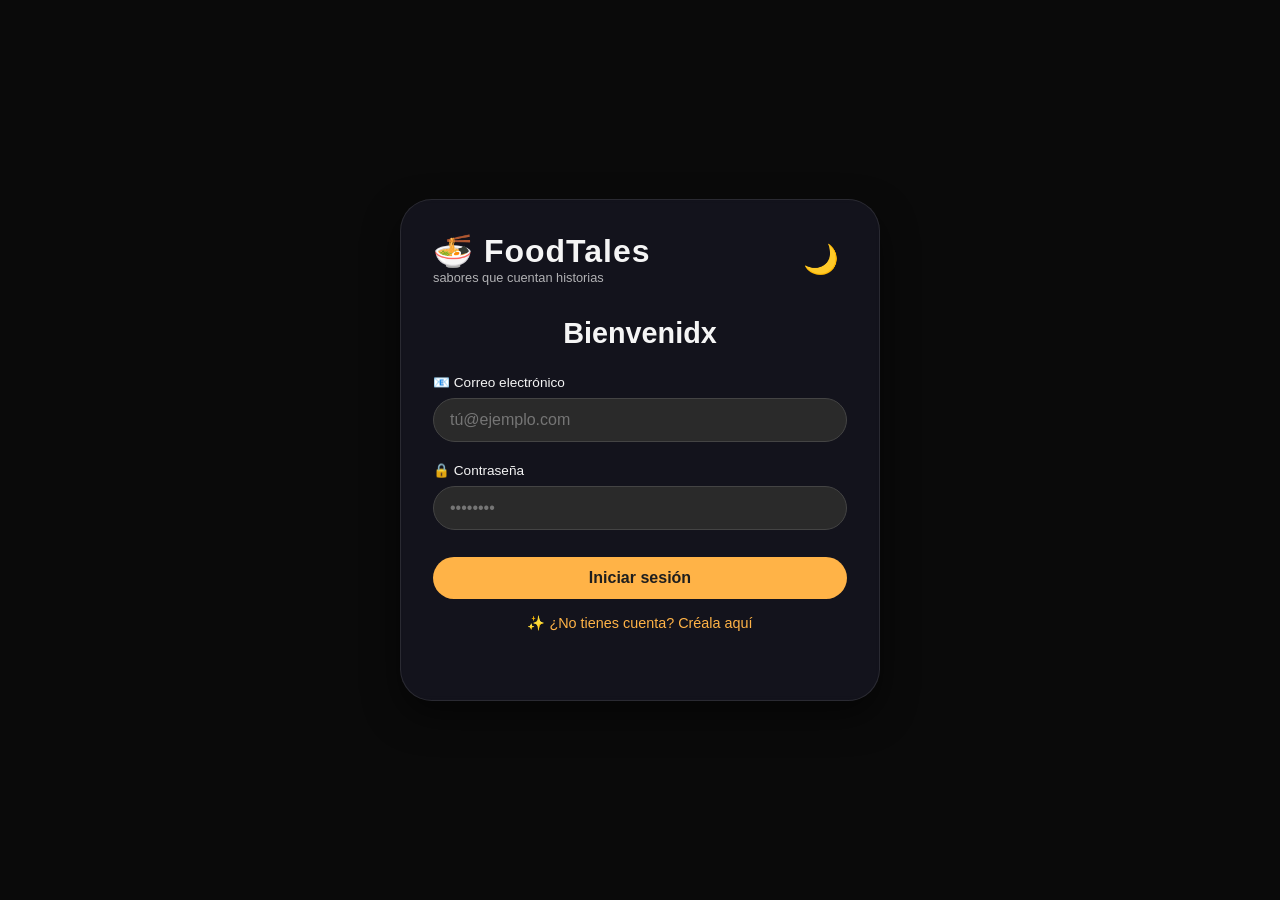
<file: index.html>
<!DOCTYPE html>
<html lang="es">
<head>
    <meta charset="UTF-8">
    <meta name="viewport" content="width=device-width, initial-scale=1.0, user-scalable=yes">
    <title>FoodTales - Inicio de Sesión</title>
    <link rel="stylesheet" href="css/index.css">
</head>
<body class="dark">
    <div class="card">
        <div class="header">
            <div class="logo">
                <h1>🍜 FoodTales</h1>
                <p class="logo-sub">sabores que cuentan historias</p>
            </div>
            <button class="theme-toggle" id="themeToggle">🌙</button>
        </div>

        <!-- Login Form (visible por defecto) -->
        <div id="loginForm">
            <h2 class="form-title" data-i18n="welcome">Bienvenidx</h2>
            <div class="input-group">
                <label data-i18n="email">📧 Correo electrónico</label>
                <input type="email" id="loginEmail" placeholder="tú@ejemplo.com">
            </div>
            <div class="input-group">
                <label data-i18n="password">🔒 Contraseña</label>
                <input type="password" id="loginPassword" placeholder="••••••••">
            </div>
            <button class="btn" id="loginBtn" data-i18n="loginBtn">Iniciar sesión</button>
            <div class="switch-link" id="goToRegister" data-i18n="goToRegister">✨ ¿No tienes cuenta? Créala aquí</div>
            <div id="loginMessage" class="message"></div>
        </div>

        <!-- Register Form (oculto al inicio) -->
        <div id="registerForm" style="display: none;">
            <h2 class="form-title" data-i18n="createAccount">Crear cuenta</h2>
            <div class="input-group">
                <label data-i18n="fullNameReg">🧑‍🍳 Nombre completo</label>
                <input type="text" id="regName" placeholder="Tu nombre">
            </div>
            <div class="input-group">
                <label data-i18n="email">📧 Correo electrónico</label>
                <input type="email" id="regEmail" placeholder="tú@ejemplo.com">
            </div>
            <div class="input-group">
                <label data-i18n="password">🔒 Contraseña</label>
                <input type="password" id="regPassword" placeholder="Mínimo 4 caracteres">
            </div>
            <div class="input-group">
                <label data-i18n="confirmPassword">🔁 Confirmar contraseña</label>
                <input type="password" id="regConfirmPassword" placeholder="Repite la contraseña">
            </div>
            <div class="input-group">
                <label data-i18n="languagePref">🌍 Idioma preferido</label>
                <select id="regLanguage">
                    <option value="español">Español</option>
                    <option value="inglés">English</option>
                </select>
            </div>
            <button class="btn" id="registerBtn" data-i18n="registerBtn">Registrarme</button>
            <div class="switch-link" id="goToLogin" data-i18n="goToLogin">⬅️ Ya tengo cuenta, iniciar sesión</div>
            <div id="registerMessage" class="message"></div>
        </div>
    </div>

    <script>
        // Use central i18n for login/register page
        function applyAuthPageTranslations() {
            if (window.i18n && typeof window.i18n.applyLanguage === 'function') {
                window.i18n.applyLanguage();
            }
            const t = (window.i18n && typeof window.i18n.t === 'function') ? window.i18n.t : (k => '');
            const loginEmail = document.getElementById('loginEmail');
            if (loginEmail) loginEmail.placeholder = t('emailPlaceholder') || loginEmail.placeholder;
            const regEmail = document.getElementById('regEmail');
            if (regEmail) regEmail.placeholder = t('emailPlaceholder') || regEmail.placeholder;
            const regName = document.getElementById('regName');
            if (regName) regName.placeholder = t('namePlaceholder') || regName.placeholder;
            const regPassword = document.getElementById('regPassword');
            if (regPassword) regPassword.placeholder = t('passwordPlaceholder') || regPassword.placeholder;
            const regConfirm = document.getElementById('regConfirmPassword');
            if (regConfirm) regConfirm.placeholder = t('confirmPlaceholder') || regConfirm.placeholder;
            const logoSub = document.querySelector('.logo-sub');
            if (logoSub) logoSub.textContent = t('logoSub') || logoSub.textContent;
        }

        // ----- TEMA OSCURO/CLARO -----
        const themeToggle = document.getElementById('themeToggle');
        const body = document.body;

        function loadTheme() {
            const savedTheme = localStorage.getItem('foodtales_theme');
            if (savedTheme === 'light') {
                body.classList.remove('dark');
                body.classList.add('light');
                themeToggle.textContent = '☀️';
            } else {
                body.classList.remove('light');
                body.classList.add('dark');
                themeToggle.textContent = '🌙';
            }
        }

        themeToggle.addEventListener('click', () => {
            if (body.classList.contains('dark')) {
                body.classList.remove('dark');
                body.classList.add('light');
                localStorage.setItem('foodtales_theme', 'light');
                themeToggle.textContent = '☀️';
            } else {
                body.classList.remove('light');
                body.classList.add('dark');
                localStorage.setItem('foodtales_theme', 'dark');
                themeToggle.textContent = '🌙';
            }
        });

        loadTheme();

        // ----- ALTERNAR FORMULARIOS -----
        const loginDiv = document.getElementById('loginForm');
        const registerDiv = document.getElementById('registerForm');
        const goToRegisterBtn = document.getElementById('goToRegister');
        const goToLoginBtn = document.getElementById('goToLogin');

        goToRegisterBtn.addEventListener('click', () => {
            loginDiv.style.display = 'none';
            registerDiv.style.display = 'block';
            clearMessages();
        });

        goToLoginBtn.addEventListener('click', () => {
            registerDiv.style.display = 'none';
            loginDiv.style.display = 'block';
            clearMessages();
        });

        function clearMessages() {
            document.getElementById('loginMessage').innerHTML = '';
            document.getElementById('registerMessage').innerHTML = '';
        }

        function showMessage(elementId, text, type, lang) {
            const msgDiv = document.getElementById(elementId);
            msgDiv.innerHTML = text;
            msgDiv.className = `message ${type}`;
            setTimeout(() => {
                if (msgDiv.innerHTML === text) msgDiv.innerHTML = '';
            }, 3000);
        }

        // ----- VALIDACIONES -----
        function validateEmail(email) {
            return /^[^\s@]+@([^\s@]+\.)+[^\s@]+$/.test(email);
        }

        function saveUser(userData) {
            let users = JSON.parse(localStorage.getItem('foodtales_users')) || [];
            const exists = users.some(u => u.email === userData.email);
            if (exists) return false;
            users.push(userData);
            localStorage.setItem('foodtales_users', JSON.stringify(users));
            return true;
        }

        function findUserByEmail(email, password) {
            const users = JSON.parse(localStorage.getItem('foodtales_users')) || [];
            return users.find(u => u.email === email && u.password === password);
        }

        // Cargar idioma del usuario actual si existe sesión previa
        function loadUserLanguageFromSession() {
            const currentUser = JSON.parse(localStorage.getItem('foodtales_current_user'));
            let langCode = null;
            if (currentUser && currentUser.email) {
                const users = JSON.parse(localStorage.getItem('foodtales_users')) || [];
                const user = users.find(u => u.email === currentUser.email);
                if (user && user.language) {
                    langCode = (user.language === 'inglés') ? 'en' : 'es';
                }
            }
            // Fallback to saved global language or default to Spanish
            const saved = localStorage.getItem('foodtales-language');
            if (!langCode && saved) langCode = saved === 'en' ? 'en' : 'es';
            if (!langCode) langCode = 'es';

            if (window.i18n && typeof window.i18n.setLanguage === 'function') {
                window.i18n.setLanguage(langCode);
            } else {
                applyAuthPageTranslations();
            }
        }

        // Registrar
        document.getElementById('registerBtn').addEventListener('click', () => {
            const name = document.getElementById('regName').value.trim();
            const email = document.getElementById('regEmail').value.trim();
            const password = document.getElementById('regPassword').value;
            const confirm = document.getElementById('regConfirmPassword').value;
            const language = document.getElementById('regLanguage').value;

            if (!name || !email || !password || !confirm) {
                const msg = (window.i18n && typeof window.i18n.t === 'function') ? window.i18n.t('allFieldsRequired') : '❌ Todos los campos son obligatorios';
                showMessage('registerMessage', msg, 'error');
                return;
            }
            if (!validateEmail(email)) {
                const msg = (window.i18n && typeof window.i18n.t === 'function') ? window.i18n.t('invalidEmail') : '❌ Correo inválido';
                showMessage('registerMessage', msg, 'error');
                return;
            }
            if (password.length < 4) {
                const msg = (window.i18n && typeof window.i18n.t === 'function') ? window.i18n.t('passwordTooShort') : '❌ La contraseña debe tener al menos 4 caracteres';
                showMessage('registerMessage', msg, 'error');
                return;
            }
            if (password !== confirm) {
                const msg = (window.i18n && typeof window.i18n.t === 'function') ? window.i18n.t('passwordsMismatch') : '❌ Las contraseñas no coinciden';
                showMessage('registerMessage', msg, 'error');
                return;
            }

            const newUser = {
                name: name,
                email: email,
                password: password,
                language: language,
                createdAt: new Date().toISOString(),
                profileCompleted: false
            };

            const saved = saveUser(newUser);
            if (!saved) {
                const msg = (window.i18n && typeof window.i18n.t === 'function') ? window.i18n.t('emailRegistered') : '⚠️ Este correo ya está registrado';
                showMessage('registerMessage', msg, 'error');
                return;
            }

            localStorage.setItem('foodtales_current_user', JSON.stringify({ email: email, name: name }));
            
            const successMsg = (window.i18n && typeof window.i18n.t === 'function') ? window.i18n.t('accountCreatedRedirect') : '✅ Cuenta creada. Redirigiendo...';
            showMessage('registerMessage', successMsg, 'success');
            setTimeout(() => {
                window.location.href = 'pages/home.html';
            }, 1500);
        });

        // Login - Redirige a pag_inicial.html
        document.getElementById('loginBtn').addEventListener('click', () => {
            const email = document.getElementById('loginEmail').value.trim();
            const password = document.getElementById('loginPassword').value;

            if (!email || !password) {
                const msg = (window.i18n && typeof window.i18n.t === 'function') ? window.i18n.t('completeAllFields') : '❌ Completa todos los campos';
                showMessage('loginMessage', msg, 'error');
                return;
            }

            const user = findUserByEmail(email, password);
            if (!user) {
                const msg = (window.i18n && typeof window.i18n.t === 'function') ? window.i18n.t('invalidLogin') : '❌ Correo o contraseña incorrectos';
                showMessage('loginMessage', msg, 'error');
                return;
            }

            localStorage.setItem('foodtales_current_user', JSON.stringify({ email: user.email, name: user.name }));
            
            const successMsg = (window.i18n && typeof window.i18n.t === 'function') ? window.i18n.t('loggingIn') : '✅ Ingresando...';
            showMessage('loginMessage', successMsg, 'success');
            
            setTimeout(() => {
                window.location.href = 'pages/home.html';
            }, 1000);
        });

        // Inicializar idioma (sin redirección automática)
        loadUserLanguageFromSession();
        
       
    </script>
</body>
</html>
</file>
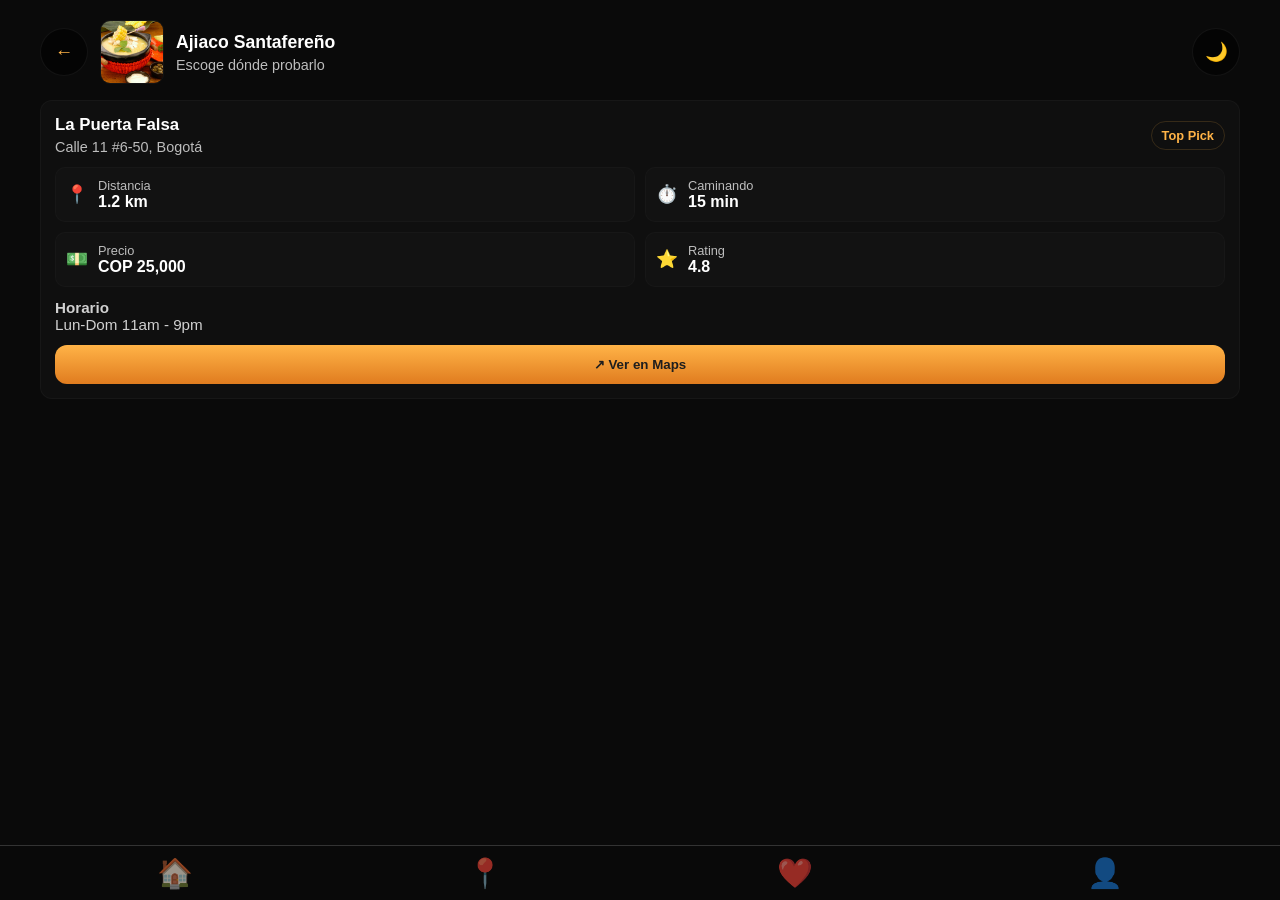
<file: pages/compare.html>
<!DOCTYPE html>
<html lang="es">
<head>
    <meta charset="UTF-8">
    <meta name="viewport" content="width=device-width, initial-scale=1.0, user-scalable=yes">
    <title>FoodTales - Comparar platos</title>
    <link rel="stylesheet" href="../css/compare.css">
</head>
<body class="dark">
    <div class="container">
        <div class="compare-top">
            <div class="left">
                <button class="btn-circle back-btn" id="backBtn" aria-label="Volver">←</button>
            </div>

            <div class="center">
                <img class="compare-thumb" id="compareThumb" src="" alt="">
                <div class="compare-title">
                    <div class="dish-name" id="compareDishName">Plato</div>
                    <div class="subtitle">Escoge dónde probarlo</div>
                </div>
            </div>

            <div class="right">
                <button class="btn-circle" id="themeToggle">🌙</button>
            </div>
        </div>

        <div id="compareContent" class="compare-content theme-applied">
            <div style="text-align: center; padding: 3rem;">Cargando...</div>
        </div>
    </div>

    <div class="bottom-nav">
        <button class="nav-item" data-page="home">🏠</button>
        <button class="nav-item" data-page="map">📍</button>
        <button class="nav-item" data-page="favorites">❤️</button>
        <button class="nav-item" data-page="profile">👤</button>
    </div>

    <script src="../js/data.js"></script>
    <script src="../js/i18n.js"></script>

    <script>
    (async function () {
        const body = document.body;

        function loadTheme() {
            const savedTheme = localStorage.getItem('foodtales_theme');

            if (savedTheme === 'light') {
                body.classList.remove('dark');
                body.classList.add('light');
            } else {
                body.classList.remove('light');
                body.classList.add('dark');
            }

            updateThemeIcon();
        }

        function updateThemeIcon() {
            const themeToggle = document.getElementById('themeToggle');
            if (!themeToggle) return;

            themeToggle.textContent = body.classList.contains('light') ? '☀️' : '🌙';
        }

        function initThemeToggle() {
            const themeToggle = document.getElementById('themeToggle');
            if (!themeToggle) return;

            themeToggle.addEventListener('click', () => {
                if (body.classList.contains('dark')) {
                    body.classList.remove('dark');
                    body.classList.add('light');
                    localStorage.setItem('foodtales_theme', 'light');
                } else {
                    body.classList.remove('light');
                    body.classList.add('dark');
                    localStorage.setItem('foodtales_theme', 'dark');
                }

                updateThemeIcon();
            });
        }

        loadTheme();

        function getQueryParam(param) {
            const urlParams = new URLSearchParams(window.location.search);
            return urlParams.get(param);
        }

        const dishId = getQueryParam('dish');
        const platosData = await window.loadPlatos();

        let plato = (platosData || []).find(p => p.id === dishId);

        if (!plato) {
            plato = (platosData && platosData.length) ? platosData[0] : null;
        }

        if (!plato) {
            document.getElementById('compareContent').innerHTML = `
                <div class="no-compare">
                    <p>😢 No hay datos disponibles.</p>
                </div>
            `;
            return;
        }

        document.getElementById('compareDishName').textContent = plato.nombre;

        const thumb = document.getElementById('compareThumb');
        thumb.src = plato.imagen;
        thumb.alt = plato.nombre;

        function renderRestaurantCard(plato) {
            return `
                <div class="restaurant-list">
                    <div class="restaurant-card top-pick">
                        <div class="restaurant-header">
                            <div>
                                <div class="restaurant-name">${plato.restaurante}</div>
                                <div class="restaurant-address">${plato.direccion}</div>
                            </div>
                            <div class="badge">Top Pick</div>
                        </div>

                        <div class="info-grid-2x2">
                            <div class="info-box">
                                <div class="info-icon">📍</div>
                                <div class="info-meta">
                                    <div class="info-label">Distancia</div>
                                    <div class="info-value">${plato.distancia} km</div>
                                </div>
                            </div>

                            <div class="info-box">
                                <div class="info-icon">⏱️</div>
                                <div class="info-meta">
                                    <div class="info-label">Caminando</div>
                                    <div class="info-value">${plato.tiempoCaminando} min</div>
                                </div>
                            </div>

                            <div class="info-box">
                                <div class="info-icon">💵</div>
                                <div class="info-meta">
                                    <div class="info-label">Precio</div>
                                    <div class="info-value">${plato.moneda || ''} ${Number(plato.precio).toLocaleString()}</div>
                                </div>
                            </div>

                            <div class="info-box">
                                <div class="info-icon">⭐</div>
                                <div class="info-meta">
                                    <div class="info-label">Rating</div>
                                    <div class="info-value">${plato.estrellas}</div>
                                </div>
                            </div>
                        </div>

                        <div class="schedule">
                            <strong>Horario</strong>
                            <div>${plato.horarios}</div>
                        </div>

                        <button class="btn-try" id="tryHereBtn">↗ Ver en Maps</button>
                    </div>
                </div>
            `;
        }

        document.getElementById('compareContent').innerHTML = renderRestaurantCard(plato);

        if (window.i18n && window.i18n.applyLanguage) {
            window.i18n.applyLanguage();
        }

        document.getElementById('tryHereBtn')?.addEventListener('click', () => {
            const url = `https://www.google.com/maps/dir/?api=1&destination=${plato.lat},${plato.lng}`;
            window.open(url, '_blank');
        });

        document.getElementById('backBtn').addEventListener('click', () => {
            window.history.back();
        });

        initThemeToggle();

        document.querySelectorAll('.nav-item').forEach(btn => {
            btn.addEventListener('click', () => {
                const page = btn.getAttribute('data-page');

                if (page === 'home') {
                    window.location.href = 'home.html';
                } else if (page === 'map') {
                    window.location.href = 'map.html';
                } else if (page === 'favorites') {
                    window.location.href = 'favorites.html';
                } else if (page === 'profile') {
                    window.location.href = 'profile.html';
                }
            });
        });
    })();
    </script>
</body>
</html>
</file>
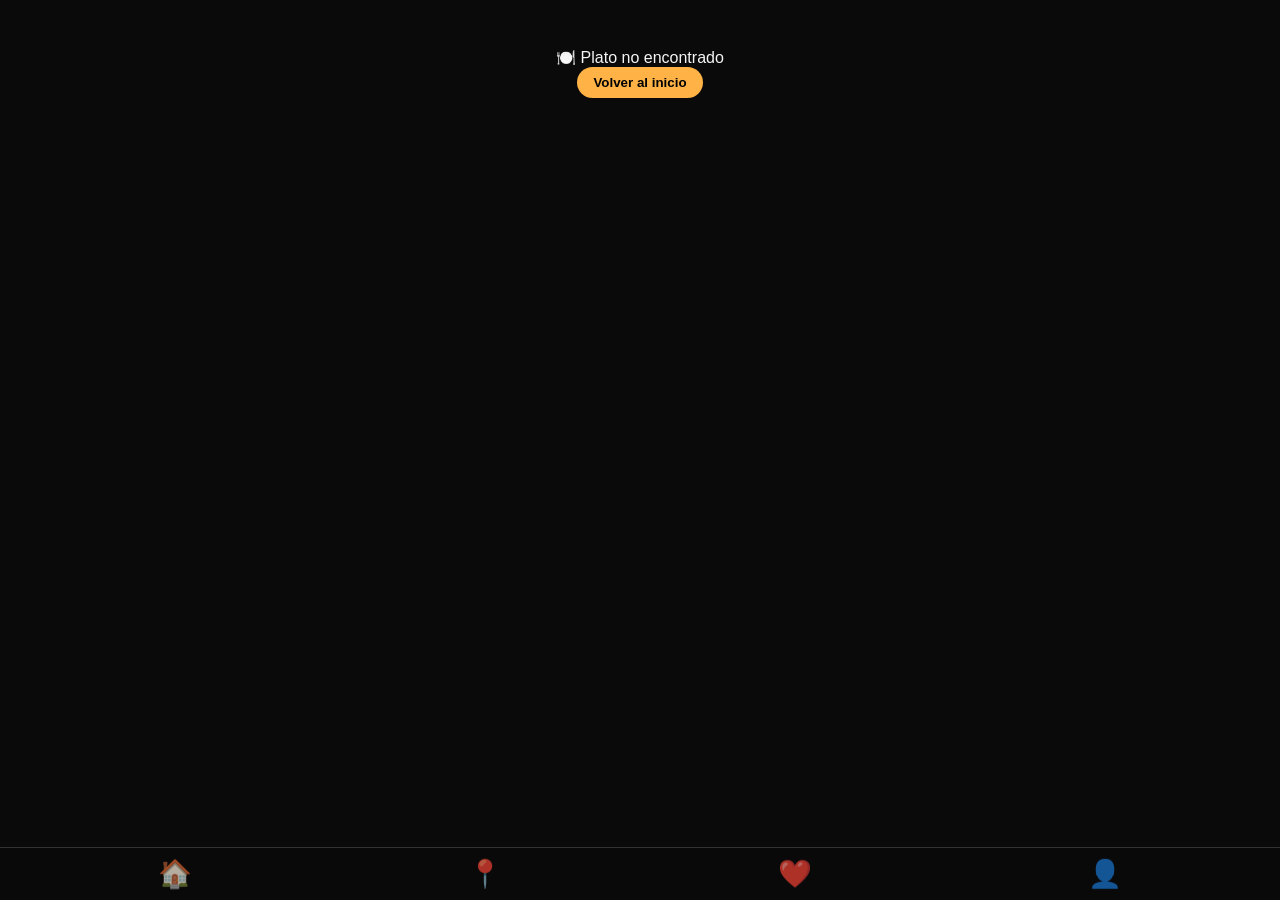
<file: pages/dish-detail.html>
<!DOCTYPE html>
<html lang="es">
<head>
    <meta charset="UTF-8">
    <meta name="viewport" content="width=device-width, initial-scale=1.0, user-scalable=yes">
    <title>FoodTales - Detalle del plato</title>
    <link rel="stylesheet" href="../css/dish-detail.css">
</head>
<body class="dark">
    <div id="dishHeroRoot"></div>

    <div class="container">
        <div id="dishContent">
            <!-- El contenido se carga dinámicamente -->
            <div style="text-align: center; padding: 3rem;">Cargando...</div>
        </div>
    </div>

    <div class="bottom-nav">
        <button class="nav-item" data-page="home">🏠</button>
        <button class="nav-item" data-page="map">📍</button>
        <button class="nav-item" data-page="favorites">❤️</button>
        <button class="nav-item" data-page="profile">👤</button>
    </div>

    <!-- Toast (se muestra al guardar en favoritos) -->
    <div id="toast" class="toast" aria-hidden="true" data-i18n="favoritesSaved">Guardado en Favoritos</div>

    <script src="../js/data.js"></script>
    <script src="../js/i18n.js"></script>
    <script>
    (async function(){
        const body = document.body;

        function loadTheme() {
            const savedTheme = localStorage.getItem('foodtales_theme');
            if (savedTheme === 'light') {
                body.classList.remove('dark');
                body.classList.add('light');
            } else {
                body.classList.remove('light');
                body.classList.add('dark');
            }
        }

        function initThemeToggle() {
            const themeToggleEl = document.getElementById('themeToggle');
            if (!themeToggleEl) return;
            themeToggleEl.textContent = body.classList.contains('light') ? '☀️' : '🌙';
            themeToggleEl.addEventListener('click', () => {
                if (body.classList.contains('dark')) {
                    body.classList.remove('dark');
                    body.classList.add('light');
                    localStorage.setItem('foodtales_theme', 'light');
                    themeToggleEl.textContent = '☀️';
                } else {
                    body.classList.remove('light');
                    body.classList.add('dark');
                    localStorage.setItem('foodtales_theme', 'dark');
                    themeToggleEl.textContent = '🌙';
                }
            });
        }

        loadTheme();

        // ----- OBTENER ID DEL PLATO DESDE URL -----
        function getQueryParam(param) {
            const urlParams = new URLSearchParams(window.location.search);
            return urlParams.get(param);
        }

        const platoId = getQueryParam('id') || getQueryParam('dish');
        const platosData = await window.loadPlatos();
        const plato = (platosData || []).find(p => p.id === platoId);

        function normalizeText(text) {
            return text ? text.normalize('NFD').replace(/[\u0300-\u036f]/g, '').toLowerCase() : '';
        }

        function getCurrentUserAllergies() {
            const currentUser = JSON.parse(localStorage.getItem('foodtales_current_user'));
            if (!currentUser) return [];
            const users = JSON.parse(localStorage.getItem('foodtales_users')) || [];
            const user = users.find(u => u.email === currentUser.email);
            return (user?.profileData?.alergias || []).map(normalizeText).filter(Boolean);
        }

        function getDishAllergyWarning(plato) {
            const allergies = getCurrentUserAllergies();
            if (!allergies.length) return '';

            const ingredients = (plato.ingredientes || []).map(normalizeText);
            const name = normalizeText(plato.nombre);
            const found = allergies.filter(allergy => {
                return ingredients.some(ing => ing.includes(allergy)) || name.includes(allergy);
            });

            if (found.length) {
                const uniqueAllergies = [...new Set(found)].join(', ');
                return `Cuidado: puede contener ${uniqueAllergies}.`;
            }
            return '';
        }

        function checkDishAllergies(plato) {
            const warning = getDishAllergyWarning(plato);
            if (!warning) return false;
            alert(`Cuidado: este plato contiene ingredientes relacionados con tu alergia a ${warning.replace('Cuidado: puede contener ', '')}`);
            return true;
        }

        if (!plato) {
            const notFound = (window.i18n && typeof window.i18n.t === 'function') ? window.i18n.t('dishNotFound') : 'Plato no encontrado';
            const backText = (window.i18n && typeof window.i18n.t === 'function') ? window.i18n.t('returnHome') : 'Volver al inicio';
            document.getElementById('dishContent').innerHTML = `<div style="text-align: center; padding: 3rem;">🍽️ ${notFound}<br><button class="map-btn" onclick="window.location.href='home.html'">${backText}</button></div>`;
        } else {
            checkDishAllergies(plato);
        }

        // Toast helper
        function showToast(message = 'Guardado en Favoritos') {
            const toast = document.getElementById('toast');
            if (!toast) return;
            toast.textContent = message;
            toast.setAttribute('aria-hidden', 'false');
            toast.classList.remove('show');
            // force reflow
            void toast.offsetWidth;
            toast.classList.add('show');
            setTimeout(() => {
                toast.classList.remove('show');
                toast.setAttribute('aria-hidden', 'true');
            }, 2400);
        }

        // Convierte varias formas de URLs de YouTube a la URL embebible
        function getEmbeddableUrl(videoUrl) {
            try {
                const u = new URL(videoUrl);
                const host = u.hostname.replace('www.', '');
                if (host.includes('youtube.com')) {
                    const v = u.searchParams.get('v');
                    if (v) return `https://www.youtube.com/embed/${v}?rel=0`;
                    if (u.pathname.startsWith('/embed/')) return videoUrl;
                }
                if (host.includes('youtu.be')) {
                    const id = u.pathname.replace(/^\//, '');
                    return `https://www.youtube.com/embed/${id}?rel=0`;
                }
                return videoUrl;
            } catch (e) {
                return videoUrl;
            }
        }

        // ----- RENDERIZAR DETALLE (diseño nuevo, imagen como hero) -----
        function renderDetalle() {
            const favoritoActual = isFavorito(plato.id);
            const heroHtml = `
                <div class="dish-hero" aria-label="${plato.nombre}">
                    <img class="dish-hero-image" src="${plato.imagen}" alt="${plato.nombre}" onerror="this.src='https://placehold.co/800x600?text=${encodeURIComponent(plato.nombre)}'">
                    <div class="dish-hero-gradient"></div>

                    <div class="hero-top-bar">
                        <button class="btn-circle back-button" id="backHeroBtn" aria-label="Volver">←</button>
                        <div class="hero-actions-right">
                            <button class="btn-circle favorite-button ${favoritoActual ? 'active' : ''}" id="favHeroBtn" aria-label="Guardar">${favoritoActual ? '❤️' : '🤍'}</button>
                            <button class="btn-circle" id="themeToggle" aria-label="Alternar tema">🌙</button>
                        </div>
                    </div>
                </div>
            `;

            const contentHtml = `
                <div class="dish-info">
                    ${getDishAllergyWarning(plato) ? `<div class="allergy-warning">⚠️ ${getDishAllergyWarning(plato)}</div>` : ''}
                    <h1 class="dish-title">${plato.nombre}</h1>
                    <div class="dish-meta-row">
                        <span class="meta-item">🏠 ${plato.restaurante}</span>
                        <span class="meta-item">📍 ${plato.distancia} km</span>
                        <span class="meta-item">⏱️ ${plato.tiempoCaminando} min</span>
                        <span class="meta-item">💵 ${plato.moneda || ''} ${plato.precio.toLocaleString()}</span>
                    </div>

                            <div class="content-actions hero-ctas">
                                <div class="action-primary">
                                    <button class="cta-primary goTryBtn" data-i18n="tryThis">↗ ¡Pruébalo!</button>
                                </div>
                                <div class="action-row cta-secondary-row">
                                    <button class="cta-secondary viewMapBtn" data-i18n="viewOnMap">📍 Ver en el Mapa</button>
                                    <button class="cta-secondary comparePlacesBtn" data-i18n="comparePlaces">↔ Comparar Lugares</button>
                                </div>
                            </div>
                </div>

                <div class="featured-card">
                    <div class="featured-header">${(window.i18n && typeof window.i18n.t === 'function') ? window.i18n.t('watchAndLearn') : '📺 Mira y Aprende'}</div>
                    ${plato.videoUrl ? `
                        <div class="featured-media">
                            <div class="video-container">
                                <iframe src="${getEmbeddableUrl(plato.videoUrl)}" frameborder="0" allow="accelerometer; autoplay; clipboard-write; encrypted-media; gyroscope; picture-in-picture" allowfullscreen></iframe>
                            </div>
                        </div>
                    ` : `
                        <div class="featured-media">
                            <img src="${plato.imagen}" alt="${plato.nombre}">
                        </div>
                    `}
                </div>

                <div class="accordion" id="acc-historia">
                    <div class="accordion-toggle" role="button" tabindex="0" aria-expanded="false" aria-controls="acc-historia-panel">
                        <span class="accordion-title">${(window.i18n && typeof window.i18n.t === 'function') ? window.i18n.t('dishHistory') : '📖 Historia del plato'}</span>
                        <span class="accordion-icon">▶</span>
                    </div>
                    <div class="accordion-panel" id="acc-historia-panel"><p>${plato.historia}</p></div>
                </div>

                <div class="accordion" id="acc-ingredientes">
                    <div class="accordion-toggle" role="button" tabindex="0" aria-expanded="false" aria-controls="acc-ingredientes-panel">
                        <span class="accordion-title">${(window.i18n && typeof window.i18n.t === 'function') ? window.i18n.t('ingredients') : '🥘 Ingredientes'}</span>
                        <span class="accordion-icon">▶</span>
                    </div>
                    <div class="accordion-panel" id="acc-ingredientes-panel">
                        <div class="ingredientes-list">
                            ${plato.ingredientes.map(ing => `<span class="ingrediente-chip">${ing}</span>`).join('')}
                        </div>
                    </div>
                </div>

                <div class="accordion" id="acc-datos">
                    <div class="accordion-toggle" role="button" tabindex="0" aria-expanded="false" aria-controls="acc-datos-panel">
                        <span class="accordion-title">${(window.i18n && typeof window.i18n.t === 'function') ? window.i18n.t('funFacts') : '💡 Datos curiosos'}</span>
                        <span class="accordion-icon">▶</span>
                    </div>
                    <div class="accordion-panel" id="acc-datos-panel">
                        <ul class="curiosidades">
                            ${plato.datosCuriosos.map(dato => `<li>📌 ${dato}</li>`).join('')}
                        </ul>
                    </div>
                </div>

                <div class="reviews-card">
                    <h3>${(window.i18n && typeof window.i18n.t === 'function') ? window.i18n.t('whatDinersSay') : '🍽️ Qué opinan los comensales'}</h3>
                    ${plato.reviews.map(review => `
                        <div class="review">
                            <div class="review-header">
                                <span>${review.usuario}</span>
                                <span class="review-stars">${'⭐'.repeat(review.estrellas)} ${review.estrellas}</span>
                            </div>
                            <div class="review-text">"${review.comentario}"</div>
                            <div class="review-date">📅 ${review.fecha}</div>
                        </div>
                    `).join('')}
                </div>
            `;

            // inject hero separately (outside the constrained container)
            const heroRoot = document.getElementById('dishHeroRoot');
            if (heroRoot) heroRoot.innerHTML = heroHtml;
            // attach theme toggle after hero exists
            initThemeToggle();

            document.getElementById('dishContent').innerHTML = contentHtml;

            // Eventos dinámicos (CTAs) — attach to hero and content buttons by class
            document.querySelectorAll('.goTryBtn').forEach(b => b.addEventListener('click', () => {
                const url = `https://www.google.com/maps/dir/?api=1&destination=${plato.lat},${plato.lng}`;
                window.open(url, '_blank');
            }));

            document.querySelectorAll('.viewMapBtn').forEach(b => b.addEventListener('click', () => {
                window.location.href = `map.html?dish=${plato.id}`;
            }));

            document.querySelectorAll('.comparePlacesBtn').forEach(b => b.addEventListener('click', () => {
                window.location.href = `compare.html?dish=${plato.id}`;
            }));

            // Floating favorite button (top-right)
            document.getElementById('favHeroBtn')?.addEventListener('click', () => {
                const favBtn = document.getElementById('favHeroBtn');
                if (isFavorito(plato.id)) {
                    removeFavorito(plato.id);
                    if (favBtn) favBtn.textContent = '🤍';
                } else {
                    addFavorito(plato.id);
                    if (favBtn) { favBtn.textContent = '❤️'; favBtn.classList.add('active'); }
                    showToast('Guardado en Favoritos');
                }
            });

            // Back button (floating)
            document.getElementById('backHeroBtn')?.addEventListener('click', () => {
                window.history.back();
            });

            // Accordions: use the same visual pattern as event.html burger cards
            // - clicking anywhere on the accordion header toggles it
            // - arrow rotates like in event.html
            // - panel expands smoothly to its content height (no cut)
                document.querySelectorAll('.accordion').forEach(acc => {
                const header = acc.querySelector('.accordion-toggle');
                const panel = acc.querySelector('.accordion-panel');
                const icon = acc.querySelector('.accordion-icon');

                // keyboard support: Enter / Space on the header toggles the accordion
                if (header) {
                    header.addEventListener('keydown', (ev) => {
                        if (ev.key === 'Enter' || ev.key === ' ') {
                            ev.preventDefault();
                            acc.click();
                        }
                    });
                }

                // ensure closed initial state
                acc.classList.remove('open');
                if (panel) {
                    panel.style.maxHeight = '0px';
                    panel.style.overflow = 'hidden';
                    panel.style.paddingTop = '0px';
                    panel.style.paddingBottom = '0px';
                }

                // make the whole header/card clickable (but ignore clicks inside the panel content)
                acc.addEventListener('click', (e) => {
                    if (panel && panel.contains(e.target)) return; // don't toggle when interacting with panel
                    const isOpen = acc.classList.contains('open');
                    if (!isOpen) {
                        acc.classList.add('open');
                        if (icon) icon.classList.add('open');
                        if (header) header.setAttribute('aria-expanded', 'true');
                        if (panel) {
                            panel.style.overflow = 'hidden';
                            const target = panel.scrollHeight;
                            panel.style.maxHeight = target + 'px';
                            panel.style.paddingTop = '';
                            panel.style.paddingBottom = '';
                            const onEnd = (ev) => {
                                if (ev.target !== panel) return;
                                panel.style.maxHeight = 'none';
                                panel.style.overflow = 'visible';
                                panel.removeEventListener('transitionend', onEnd);
                            };
                            panel.addEventListener('transitionend', onEnd);
                        }
                    } else {
                        acc.classList.remove('open');
                        if (icon) icon.classList.remove('open');
                        if (header) header.setAttribute('aria-expanded', 'false');
                        if (panel) {
                            // animate closing from current height to 0
                            if (panel.style.maxHeight === 'none') panel.style.maxHeight = panel.scrollHeight + 'px';
                            // ensure overflow is hidden while collapsing so no content bleeds out
                            panel.style.overflow = 'hidden';
                            // force reflow
                            void panel.offsetHeight;
                            panel.style.paddingTop = '0px';
                            panel.style.paddingBottom = '0px';
                            panel.style.maxHeight = '0px';
                        }
                    }
                });
            });

            // Apply translations to dynamic content
            if (window.i18n && window.i18n.applyLanguage) window.i18n.applyLanguage();
        }

            if (plato) renderDetalle();

        // ----- NAVEGACIÓN del footer -----
        document.querySelectorAll('.nav-item').forEach(btn => {
            btn.addEventListener('click', () => {
                const page = btn.getAttribute('data-page');
                if (page === 'home') window.location.href = 'home.html';
                else if (page === 'map') window.location.href = 'map.html';
                else if (page === 'favorites') window.location.href = 'favorites.html';
                else if (page === 'profile') window.location.href = 'profile.html';
            });
        });
    })();
    </script>
</body>
</html>
</file>
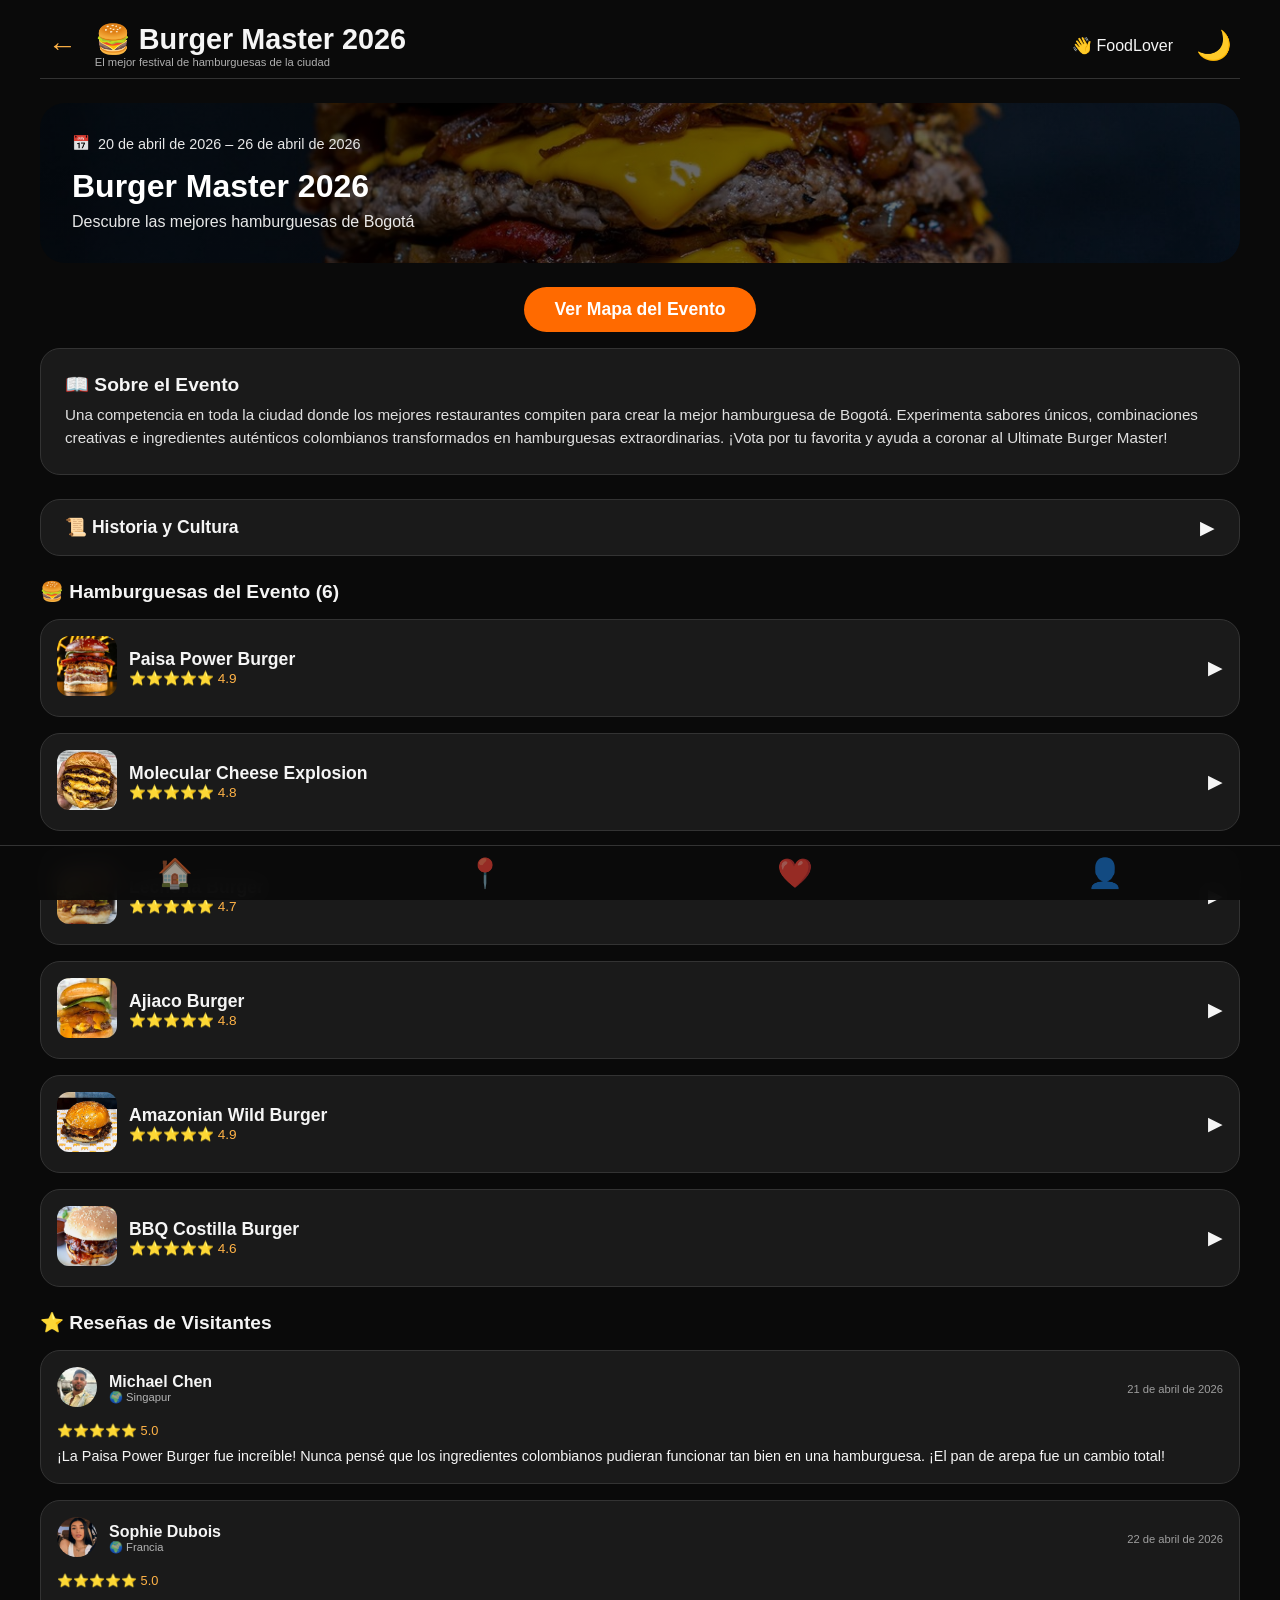
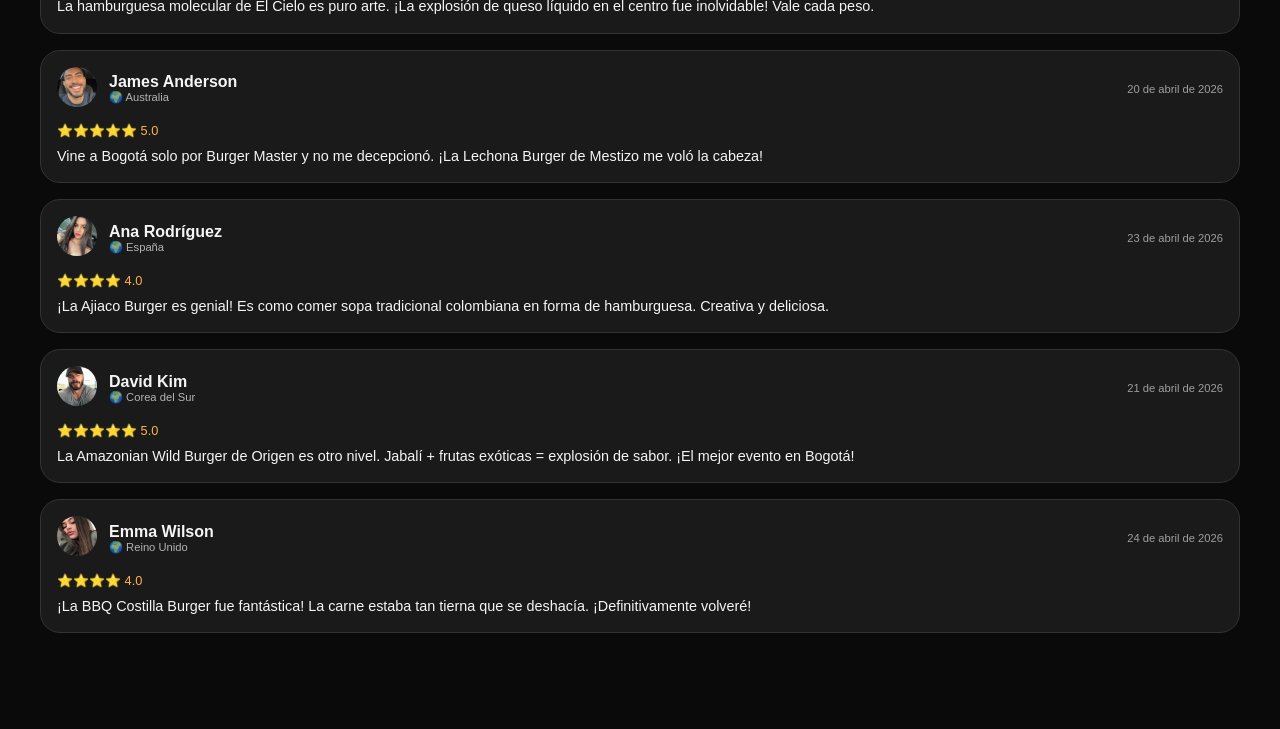
<file: pages/event.html>
<!DOCTYPE html>
<html lang="es">
<head>
    <meta charset="UTF-8">
    <meta name="viewport" content="width=device-width, initial-scale=1.0, user-scalable=yes">
    <title>FoodTales - Burger Master 2026</title>
    <link rel="stylesheet" href="../css/home.css">
    <link rel="stylesheet" href="../css/event.css">
</head>
<body class="dark">
    <div class="container">
        <div class="header">
            <div class="logo" style="display: flex; align-items: center;">
                <button class="back-btn" id="backBtn">←</button>
                <div>
                    <h1>🍔 Burger Master 2026</h1>
                    <p data-i18n="bestBurgerFestival">El festival de hamburguesas más grande</p>
                </div>
            </div>
            <div class="user-info">
                <span id="userNameDisplay"></span>
                <button class="theme-toggle" id="themeToggle">🌙</button>
            </div>
        </div>

        <!-- Hero con imagen -->
        <div class="event-hero">
            <div class="event-date">
                <span>📅</span> 20 de abril de 2026 – 26 de abril de 2026
            </div>
            <div class="event-hero-title">Burger Master 2026</div>
            <div class="event-hero-subtitle">Descubre las mejores hamburguesas de Bogotá</div>
        </div>

        <div style="text-align:center; margin:16px 0;">
            <button class="event-btn" id="openEventMapBtn" data-i18n="viewEventMap">Ver Mapa del Evento</button>
        </div>

        <!-- About the Event -->
        <div class="info-card">
            <div class="info-card-title">📖 Sobre el Evento</div>
            <div class="info-card-text">
                Una competencia en toda la ciudad donde los mejores restaurantes compiten para crear la mejor hamburguesa de Bogotá. 
                Experimenta sabores únicos, combinaciones creativas e ingredientes auténticos colombianos transformados en hamburguesas extraordinarias. 
                ¡Vota por tu favorita y ayuda a coronar al Ultimate Burger Master!
            </div>
        </div>

        <!-- History & Culture expandible -->
        <div class="expandable-section">
            <div class="expandable-header" id="historyHeader">
                <span class="expandable-title" data-i18n="historyCulture">📜 History & Culture</span>
                <span class="expandable-arrow" id="historyArrow">▶</span>
            </div>
            <div class="expandable-content" id="historyContent">
                <div class="info-card-text">
                    <strong>History & Culture</strong><br><br>
                    Burger Master comenzó en 2018 como una pequeña reunión de cinco restaurantes locales en La Candelaria. 
                    Lo que empezó como una competencia amistosa entre chefs rápidamente se convirtió en uno de los eventos 
                    gastronómicos más esperados de Bogotá. Cada año, los restaurantes participantes crean recetas exclusivas 
                    de hamburguesas que combinan técnicas internacionales con ingredientes colombianos como chicharrón crujiente, 
                    salsa hogao y pan de arepa.<br><br>
                    <strong>Importancia Cultural</strong><br><br>
                    El evento se ha convertido en un símbolo de la evolución de la escena gastronómica de Bogotá, donde los 
                    sabores tradicionales colombianos se encuentran con las tendencias culinarias globales. Celebra el emprendimiento 
                    local y ha ayudado a lanzar las carreras de muchos jóvenes chefs. Hoy, Burger Master atrae a más de 50,000 
                    amantes de la comida anualmente y ha inspirado eventos similares en toda América Latina.
                </div>
            </div>
        </div>

        <!-- Event Burgers (6) -->
        <div class="section-subtitle">🍔 Hamburguesas del Evento (6)</div>

        <!-- Burger 1 - Paisa Power Burger -->
        <div class="burger-card" data-id="paisa_power" data-price="32000" data-rating="4.9" data-lat="4.6500" data-lng="-74.0600">
            <div class="burger-header" data-burger="1">
                <div class="burger-img-container">
                    <img class="burger-img" src="../assets/images/paisa_burger.jpg" alt="Paisa Power Burger" onerror="this.src='https://placehold.co/60x60?text=🍔'">
                </div>
                <div class="burger-info">
                    <div class="burger-name">Paisa Power Burger</div>
                    <div class="burger-stars">⭐⭐⭐⭐⭐ 4.9</div>
                </div>
                <span class="burger-expand-btn" id="burgerArrow1">▶</span>
            </div>
            <div class="burger-details" id="burgerDetails1">
                <div class="restaurant-name">Disponible en: La Hamburguesería</div>
                <div class="location">📍 Carrera 7 #25-14, La Candelaria</div>
                <div class="description">Angus beef, chicharrón crujiente, hogao, aguacate y queso costeño en pan de arepa</div>
                <button class="outline-btn" data-i18n="viewOnMap" onclick="verEnMapa('paisa_power')">Ver en el mapa</button>
            </div>
        </div>

        <!-- Burger 2 - Molecular Cheese Explosion -->
        <div class="burger-card" data-id="molecular_cheese" data-price="45000" data-rating="4.8" data-lat="4.6650" data-lng="-74.0450">
            <div class="burger-header" data-burger="2">
                <div class="burger-img-container">
                    <img class="burger-img" src="../assets/images/cheese_burger.jpg" alt="Molecular Cheese Explosion" onerror="this.src='https://placehold.co/60x60?text=🧀'">
                </div>
                <div class="burger-info">
                    <div class="burger-name">Molecular Cheese Explosion</div>
                    <div class="burger-stars">⭐⭐⭐⭐⭐ 4.8</div>
                </div>
                <span class="burger-expand-btn" id="burgerArrow2">▶</span>
            </div>
            <div class="burger-details" id="burgerDetails2">
                <div class="restaurant-name">Disponible en: El Cielo</div>
                <div class="location">📍 Calle 70 #10-23, Zona Rosa</div>
                <div class="description">Centro de queso líquido molecular, carne angus, cebolla caramelizada y pan brioche</div>
                <button class="outline-btn" data-i18n="viewOnMap" onclick="verEnMapa('molecular_cheese')">Ver en el mapa</button>
            </div>
        </div>

        <!-- Burger 3 - Lechona Burger -->
        <div class="burger-card" data-id="lechona" data-price="38000" data-rating="4.7" data-lat="4.6700" data-lng="-74.0500">
            <div class="burger-header" data-burger="3">
                <div class="burger-img-container">
                    <img class="burger-img" src="../assets/images/lechona_burger.jpeg" alt="Lechona Burger" onerror="this.src='https://placehold.co/60x60?text=🐷'">
                </div>
                <div class="burger-info">
                    <div class="burger-name">Lechona Burger</div>
                    <div class="burger-stars">⭐⭐⭐⭐⭐ 4.7</div>
                </div>
                <span class="burger-expand-btn" id="burgerArrow3">▶</span>
            </div>
            <div class="burger-details" id="burgerDetails3">
                <div class="restaurant-name">Disponible en: Mestizo</div>
                <div class="location">📍 Carrera 13 #85-34, Chapinero</div>
                <div class="description">Lechona crujiente, arroz de cebada, salsa de ají y pan artesanal</div>
                <button class="outline-btn" data-i18n="viewOnMap" onclick="verEnMapa('lechona')">Ver en el mapa</button>
            </div>
        </div>

        <!-- Burger 4 - Ajiaco Burger -->
        <div class="burger-card" data-id="ajiaco_burger" data-price="25000" data-rating="4.8" data-lat="4.5981" data-lng="-74.0758">
            <div class="burger-header" data-burger="4">
                <div class="burger-img-container">
                    <img class="burger-img" src="../assets/images/ajiaco_burger.jpg" alt="Ajiaco Burger" onerror="this.src='https://placehold.co/60x60?text=🍲'">
                </div>
                <div class="burger-info">
                    <div class="burger-name">Ajiaco Burger</div>
                    <div class="burger-stars">⭐⭐⭐⭐⭐ 4.8</div>
                </div>
                <span class="burger-expand-btn" id="burgerArrow4">▶</span>
            </div>
            <div class="burger-details" id="burgerDetails4">
                <div class="restaurant-name">Disponible en: La Puerta Falsa</div>
                <div class="location">📍 Calle 11 #6-50, La Candelaria</div>
                <div class="description">Pollo desmechado, papas criollas, guascas, alcaparras y crema de leche en pan de maíz</div>
                <button class="outline-btn" data-i18n="viewOnMap" onclick="verEnMapa('ajiaco_burger')">Ver en el mapa</button>
            </div>
        </div>

        <!-- Burger 5 - Amazonian Wild Burger -->
        <div class="burger-card" data-id="amazonian_wild" data-price="55000" data-rating="4.9" data-lat="4.7100" data-lng="-74.0400">
            <div class="burger-header" data-burger="5">
                <div class="burger-img-container">
                    <img class="burger-img" src="../assets/images/amazonian_burger.jpg" alt="Amazonian Wild Burger" onerror="this.src='https://placehold.co/60x60?text=🌿'">
                </div>
                <div class="burger-info">
                    <div class="burger-name">Amazonian Wild Burger</div>
                    <div class="burger-stars">⭐⭐⭐⭐⭐ 4.9</div>
                </div>
                <span class="burger-expand-btn" id="burgerArrow5">▶</span>
            </div>
            <div class="burger-details" id="burgerDetails5">
                <div class="restaurant-name">Disponible en: Origen</div>
                <div class="location">📍 Carrera 12 #93-12, Usaquén</div>
                <div class="description">Jabalí, frutas exóticas amazónicas (copuazú, camu camu), yuca frita y pan de plátano</div>
                <button class="outline-btn" data-i18n="viewOnMap" onclick="verEnMapa('amazonian_wild')">Ver en el mapa</button>
            </div>
        </div>

        <!-- Burger 6 - BBQ Costilla Burger -->
        <div class="burger-card" data-id="bbq_costilla" data-price="42000" data-rating="4.6" data-lat="4.6950" data-lng="-74.0350">
            <div class="burger-header" data-burger="6">
                <div class="burger-img-container">
                    <img class="burger-img" src="../assets/images/bbq_burger.jpeg" alt="BBQ Costilla Burger" onerror="this.src='https://placehold.co/60x60?text=🥩'">
                </div>
                <div class="burger-info">
                    <div class="burger-name">BBQ Costilla Burger</div>
                    <div class="burger-stars">⭐⭐⭐⭐⭐ 4.6</div>
                </div>
                <span class="burger-expand-btn" id="burgerArrow6">▶</span>
            </div>
            <div class="burger-details" id="burgerDetails6">
                <div class="restaurant-name">Disponible en: El Corral Gourmet</div>
                <div class="location">📍 Calle 85 #15-28, Chicó</div>
                <div class="description">Costilla desmechada en BBQ artesanal, aros de cebolla, queso ahumado y pan de papa</div>
                <button class="outline-btn" data-i18n="viewOnMap" onclick="verEnMapa('bbq_costilla')">Ver en el mapa</button>
            </div>
        </div>

        <!-- Tourist Reviews -->
        <div class="reviews-section">
            <div class="section-subtitle">⭐ Reseñas de Visitantes</div>

            <div class="review-card">
                <div class="review-header">
                    <div class="review-avatar">
                        <img class="avatar-img" src="../assets/images/michael.jpg" alt="Michael Chen" onerror="this.src='https://placehold.co/40x40?text=MC'">
                    </div>
                    <div class="review-info">
                        <div class="reviewer-name">Michael Chen</div>
                        <div class="reviewer-location">🌍 Singapur</div>
                    </div>
                    <div class="review-date">21 de abril de 2026</div>
                </div>
                <div class="review-stars">⭐⭐⭐⭐⭐ 5.0</div>
                <div class="review-text">¡La Paisa Power Burger fue increíble! Nunca pensé que los ingredientes colombianos pudieran funcionar tan bien en una hamburguesa. ¡El pan de arepa fue un cambio total!</div>
            </div>

            <div class="review-card">
                <div class="review-header">
                    <div class="review-avatar">
                        <img class="avatar-img" src="../assets/images/sophie.jpg" alt="Sophie Dubois" onerror="this.src='https://placehold.co/40x40?text=SD'">
                    </div>
                    <div class="review-info">
                        <div class="reviewer-name">Sophie Dubois</div>
                        <div class="reviewer-location">🌍 Francia</div>
                    </div>
                    <div class="review-date">22 de abril de 2026</div>
                </div>
                <div class="review-stars">⭐⭐⭐⭐⭐ 5.0</div>
                <div class="review-text">La hamburguesa molecular de El Cielo es puro arte. ¡La explosión de queso líquido en el centro fue inolvidable! Vale cada peso.</div>
            </div>

            <div class="review-card">
                <div class="review-header">
                    <div class="review-avatar">
                        <img class="avatar-img" src="../assets/images/james.jpg" alt="James Anderson" onerror="this.src='https://placehold.co/40x40?text=JA'">
                    </div>
                    <div class="review-info">
                        <div class="reviewer-name">James Anderson</div>
                        <div class="reviewer-location">🌍 Australia</div>
                    </div>
                    <div class="review-date">20 de abril de 2026</div>
                </div>
                <div class="review-stars">⭐⭐⭐⭐⭐ 5.0</div>
                <div class="review-text">Vine a Bogotá solo por Burger Master y no me decepcionó. ¡La Lechona Burger de Mestizo me voló la cabeza!</div>
            </div>

            <div class="review-card">
                <div class="review-header">
                    <div class="review-avatar">
                        <img class="avatar-img" src="../assets/images/ana.jpg" alt="Ana Rodríguez" onerror="this.src='https://placehold.co/40x40?text=AR'">
                    </div>
                    <div class="review-info">
                        <div class="reviewer-name">Ana Rodríguez</div>
                        <div class="reviewer-location">🌍 España</div>
                    </div>
                    <div class="review-date">23 de abril de 2026</div>
                </div>
                <div class="review-stars">⭐⭐⭐⭐ 4.0</div>
                <div class="review-text">¡La Ajiaco Burger es genial! Es como comer sopa tradicional colombiana en forma de hamburguesa. Creativa y deliciosa.</div>
            </div>

            <div class="review-card">
                <div class="review-header">
                    <div class="review-avatar">
                        <img class="avatar-img" src="../assets/images/david.jpg" alt="David Kim" onerror="this.src='https://placehold.co/40x40?text=DK'">
                    </div>
                    <div class="review-info">
                        <div class="reviewer-name">David Kim</div>
                        <div class="reviewer-location">🌍 Corea del Sur</div>
                    </div>
                    <div class="review-date">21 de abril de 2026</div>
                </div>
                <div class="review-stars">⭐⭐⭐⭐⭐ 5.0</div>
                <div class="review-text">La Amazonian Wild Burger de Origen es otro nivel. Jabalí + frutas exóticas = explosión de sabor. ¡El mejor evento en Bogotá!</div>
            </div>

            <div class="review-card">
                <div class="review-header">
                    <div class="review-avatar">
                        <img class="avatar-img" src="../assets/images/emma.jpg" alt="Emma Wilson" onerror="this.src='https://placehold.co/40x40?text=EW'">
                    </div>
                    <div class="review-info">
                        <div class="reviewer-name">Emma Wilson</div>
                        <div class="reviewer-location">🌍 Reino Unido</div>
                    </div>
                    <div class="review-date">24 de abril de 2026</div>
                </div>
                <div class="review-stars">⭐⭐⭐⭐ 4.0</div>
                <div class="review-text">¡La BBQ Costilla Burger fue fantástica! La carne estaba tan tierna que se deshacía. ¡Definitivamente volveré!</div>
            </div>
        </div>
    </div>

    <!-- Bottom navigation -->
    <div class="bottom-nav">
        <button class="nav-item" data-page="home">🏠</button>
        <button class="nav-item" data-page="map">📍</button>
        <button class="nav-item" data-page="favorites">❤️</button>
        <button class="nav-item" data-page="profile">👤</button>
    </div>

    <script src="../js/data.js"></script>
    <script src="../js/i18n.js"></script>
    <script>
        // ----- TEMA OSCURO/CLARO -----
        const themeToggle = document.getElementById('themeToggle');
        const body = document.body;
        
        function loadTheme() {
            const savedTheme = localStorage.getItem('foodtales_theme');
            if (savedTheme === 'light') {
                body.classList.remove('dark');
                body.classList.add('light');
                themeToggle.textContent = '☀️';
            } else {
                body.classList.remove('light');
                body.classList.add('dark');
                themeToggle.textContent = '🌙';
            }
        }
        
        themeToggle.addEventListener('click', () => {
            if (body.classList.contains('dark')) {
                body.classList.remove('dark');
                body.classList.add('light');
                localStorage.setItem('foodtales_theme', 'light');
                themeToggle.textContent = '☀️';
            } else {
                body.classList.remove('light');
                body.classList.add('dark');
                localStorage.setItem('foodtales_theme', 'dark');
                themeToggle.textContent = '🌙';
            }
        });
        
        loadTheme();
        
        // ----- MOSTRAR NOMBRE DEL USUARIO -----
        function loadUserName() {
            const currentUser = JSON.parse(localStorage.getItem('foodtales_current_user'));
            if (currentUser && currentUser.name) {
                document.getElementById('userNameDisplay').textContent = `👋 ${currentUser.name.split(' ')[0]}`;
            } else {
                document.getElementById('userNameDisplay').textContent = `👋 FoodLover`;
            }
        }
        loadUserName();
        
        // ----- EXPANDIR HISTORY -----
        const historyHeader = document.getElementById('historyHeader');
        const historyContent = document.getElementById('historyContent');
        const historyArrow = document.getElementById('historyArrow');
        
        historyHeader.addEventListener('click', () => {
            historyContent.classList.toggle('open');
            historyArrow.classList.toggle('open');
        });
        
        // ----- EXPANDIR CADA BURGER -----
        for (let i = 1; i <= 6; i++) {
            const header = document.querySelector(`[data-burger="${i}"]`);
            const details = document.getElementById(`burgerDetails${i}`);
            const arrow = document.getElementById(`burgerArrow${i}`);
            
            if (header) {
                header.addEventListener('click', (e) => {
                    e.stopPropagation();
                    details.classList.toggle('open');
                    arrow.classList.toggle('open');
                });
            }
        }
        
        // ----- FUNCIÓN VER EN MAPA (redirige al mapa interno del evento) -----
        function verEnMapa(idOrAddress) {
            if (!idOrAddress) { window.location.href = 'map_event.html'; return; }
            // If it's a simple id token, navigate to internal event map with ?dish=id
            if (/^[a-z0-9_-]+$/i.test(idOrAddress)) {
                window.location.href = `map_event.html?dish=${encodeURIComponent(idOrAddress)}`;
                return;
            }
            // Fallback: open event map without specific dish
            window.location.href = 'map_event.html';
        }
        
        // ----- BOTÓN ATRÁS -----
        document.getElementById('backBtn').addEventListener('click', () => {
            window.location.href = 'home.html';
        });

        // ----- ABRIR MAPA DEL EVENTO -----
        const openEventMapBtn = document.getElementById('openEventMapBtn');
        if (openEventMapBtn) openEventMapBtn.addEventListener('click', () => { window.location.href = 'map_event.html'; });
        
        // ----- NAVEGACIÓN UNIFICADA -----
        document.querySelectorAll('.nav-item').forEach(btn => {
            btn.addEventListener('click', () => {
                const page = btn.getAttribute('data-page');
                if (page === 'home') window.location.href = 'home.html';
                else if (page === 'map') window.location.href = 'map.html';
                else if (page === 'favorites') window.location.href = 'favorites.html';
                else if (page === 'profile') window.location.href = 'profile.html';
            });
        });
    </script>
        <script>
            // Collect burgers shown on this page and persist them (so map_event can read exact same items)
            (function(){
                try {
                    const cards = Array.from(document.querySelectorAll('.burger-card'));
                    const participants = cards.map(card => {
                        const id = card.dataset.id || (card.querySelector('.burger-name')?.textContent || '').toLowerCase().replace(/\s+/g,'_').replace(/[^\w-]/g,'');
                        const nombre = card.querySelector('.burger-name')?.textContent?.trim() || '';
                        const restauranteEl = card.querySelector('.restaurant-name');
                        const restaurante = restauranteEl ? restauranteEl.textContent.replace(/Disponible en:\s*/i,'').trim() : '';
                        const precio = card.dataset.price ? parseInt(card.dataset.price,10) : null;
                        const estrellasText = card.querySelector('.burger-stars')?.textContent || '';
                        const estrellas = (estrellasText.match(/[0-9]+(\.[0-9]+)?/) || [null])[0];
                        const imagenEl = card.querySelector('img.burger-img') || card.querySelector('img');
                        const imagen = imagenEl ? imagenEl.getAttribute('src') : '';
                        const descripcion = card.querySelector('.description')?.textContent?.trim() || '';
                        const lat = card.dataset.lat ? parseFloat(card.dataset.lat) : null;
                        const lng = card.dataset.lng ? parseFloat(card.dataset.lng) : null;
                        return { id, nombre, restaurante, precio, estrellas: estrellas ? parseFloat(estrellas) : null, imagen, descripcion, lat, lng };
                    });
                    // Persist exact participant objects for the event map
                    localStorage.setItem('foodtales_event_participants', JSON.stringify(participants));
                } catch (e) { console.warn('Failed to save event participants', e); }
            })();
        </script>
</body>
</html>
</file>
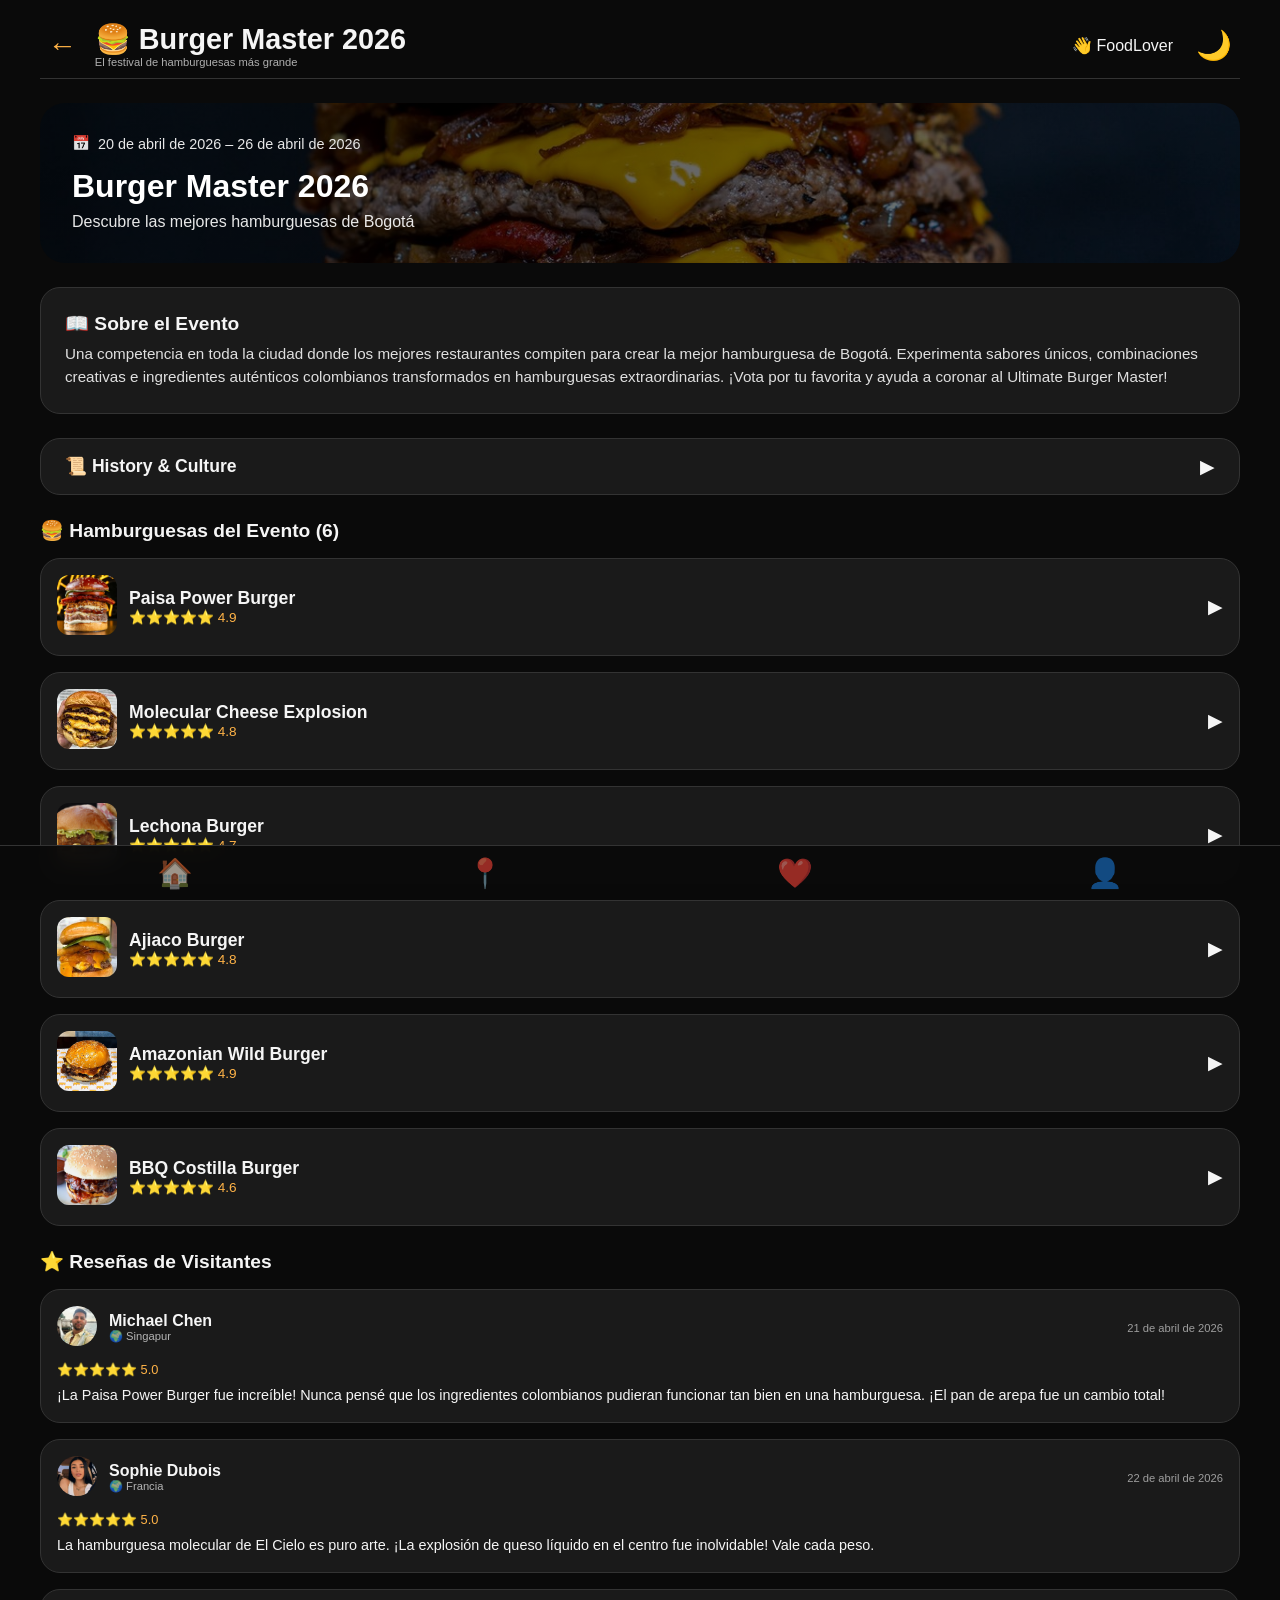
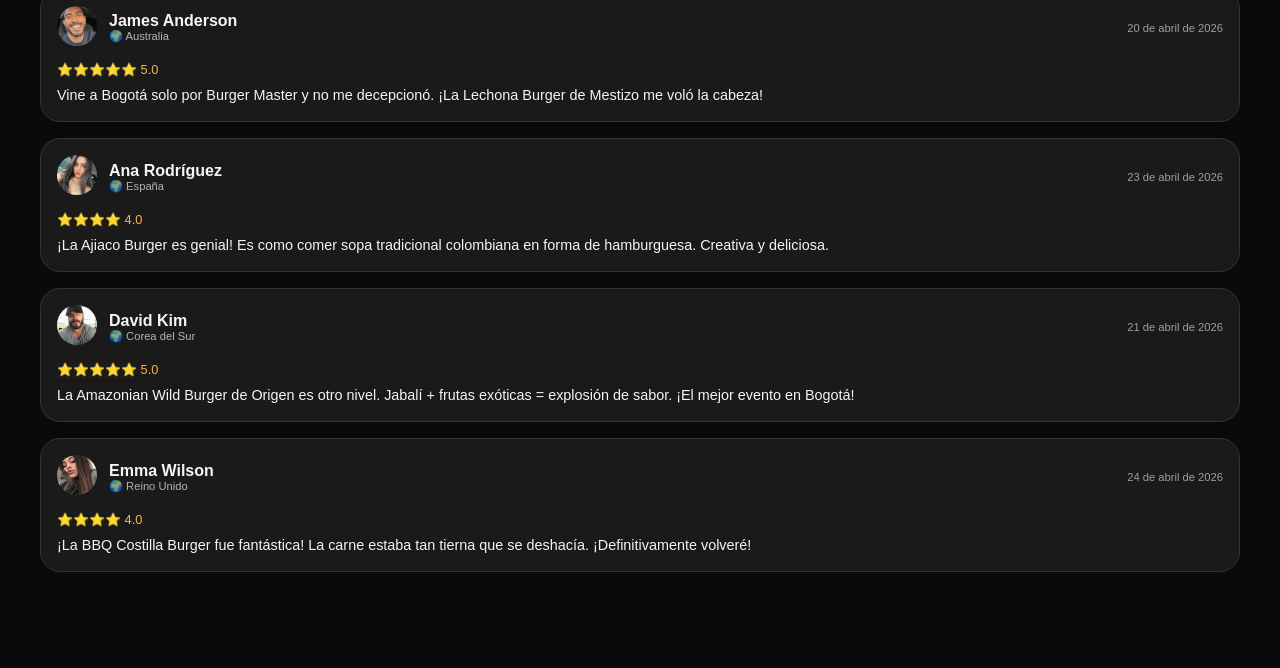
<file: pages/evento.html>
<!DOCTYPE html>
<html lang="es">
<head>
    <meta charset="UTF-8">
    <meta name="viewport" content="width=device-width, initial-scale=1.0, user-scalable=yes">
    <title>FoodTales - Burger Master 2026</title>
    <link rel="stylesheet" href="../css/home.css">
    <link rel="stylesheet" href="../css/evento.css">
</head>
<body class="dark">
    <div class="container">
        <div class="header">
            <div class="logo" style="display: flex; align-items: center;">
                <button class="back-btn" id="backBtn">←</button>
                <div>
                    <h1>🍔 Burger Master 2026</h1>
                    <p>El festival de hamburguesas más grande</p>
                </div>
            </div>
            <div class="user-info">
                <span id="userNameDisplay"></span>
                <button class="theme-toggle" id="themeToggle">🌙</button>
            </div>
        </div>

        <!-- Hero con imagen -->
        <div class="event-hero">
            <div class="event-date">
                <span>📅</span> 20 de abril de 2026 – 26 de abril de 2026
            </div>
            <div class="event-hero-title">Burger Master 2026</div>
            <div class="event-hero-subtitle">Descubre las mejores hamburguesas de Bogotá</div>
        </div>

        <!-- About the Event -->
        <div class="info-card">
            <div class="info-card-title">📖 Sobre el Evento</div>
            <div class="info-card-text">
                Una competencia en toda la ciudad donde los mejores restaurantes compiten para crear la mejor hamburguesa de Bogotá. 
                Experimenta sabores únicos, combinaciones creativas e ingredientes auténticos colombianos transformados en hamburguesas extraordinarias. 
                ¡Vota por tu favorita y ayuda a coronar al Ultimate Burger Master!
            </div>
        </div>

        <!-- History & Culture expandible -->
        <div class="expandable-section">
            <div class="expandable-header" id="historyHeader">
                <span class="expandable-title">📜 History & Culture</span>
                <span class="expandable-arrow" id="historyArrow">▶</span>
            </div>
            <div class="expandable-content" id="historyContent">
                <div class="info-card-text">
                    <strong>History & Culture</strong><br><br>
                    Burger Master comenzó en 2018 como una pequeña reunión de cinco restaurantes locales en La Candelaria. 
                    Lo que empezó como una competencia amistosa entre chefs rápidamente se convirtió en uno de los eventos 
                    gastronómicos más esperados de Bogotá. Cada año, los restaurantes participantes crean recetas exclusivas 
                    de hamburguesas que combinan técnicas internacionales con ingredientes colombianos como chicharrón crujiente, 
                    salsa hogao y pan de arepa.<br><br>
                    <strong>Importancia Cultural</strong><br><br>
                    El evento se ha convertido en un símbolo de la evolución de la escena gastronómica de Bogotá, donde los 
                    sabores tradicionales colombianos se encuentran con las tendencias culinarias globales. Celebra el emprendimiento 
                    local y ha ayudado a lanzar las carreras de muchos jóvenes chefs. Hoy, Burger Master atrae a más de 50,000 
                    amantes de la comida anualmente y ha inspirado eventos similares en toda América Latina.
                </div>
            </div>
        </div>

        <!-- Event Burgers (6) -->
        <div class="section-subtitle">🍔 Hamburguesas del Evento (6)</div>

        <!-- Burger 1 - Paisa Power Burger -->
        <div class="burger-card">
            <div class="burger-header" data-burger="1">
                <div class="burger-img-container">
                    <img class="burger-img" src="../assets/images/paisa_burger.jpg" alt="Paisa Power Burger" onerror="this.src='https://placehold.co/60x60?text=🍔'">
                </div>
                <div class="burger-info">
                    <div class="burger-name">Paisa Power Burger</div>
                    <div class="burger-stars">⭐⭐⭐⭐⭐ 4.9</div>
                </div>
                <span class="burger-expand-btn" id="burgerArrow1">▶</span>
            </div>
            <div class="burger-details" id="burgerDetails1">
                <div class="restaurant-name">Disponible en: La Hamburguesería</div>
                <div class="location">📍 Carrera 7 #25-14, La Candelaria</div>
                <div class="description">Angus beef, chicharrón crujiente, hogao, aguacate y queso costeño en pan de arepa</div>
                <button class="outline-btn" onclick="verEnMapa('Carrera 7 #25-14, La Candelaria, Bogotá')">Ver en el mapa</button>
            </div>
        </div>

        <!-- Burger 2 - Molecular Cheese Explosion -->
        <div class="burger-card">
            <div class="burger-header" data-burger="2">
                <div class="burger-img-container">
                    <img class="burger-img" src="../assets/images/cheese_burger.jpg" alt="Molecular Cheese Explosion" onerror="this.src='https://placehold.co/60x60?text=🧀'">
                </div>
                <div class="burger-info">
                    <div class="burger-name">Molecular Cheese Explosion</div>
                    <div class="burger-stars">⭐⭐⭐⭐⭐ 4.8</div>
                </div>
                <span class="burger-expand-btn" id="burgerArrow2">▶</span>
            </div>
            <div class="burger-details" id="burgerDetails2">
                <div class="restaurant-name">Disponible en: El Cielo</div>
                <div class="location">📍 Calle 70 #10-23, Zona Rosa</div>
                <div class="description">Centro de queso líquido molecular, carne angus, cebolla caramelizada y pan brioche</div>
                <button class="outline-btn" onclick="verEnMapa('Calle 70 #10-23, Zona Rosa, Bogotá')">Ver en el mapa</button>
            </div>
        </div>

        <!-- Burger 3 - Lechona Burger -->
        <div class="burger-card">
            <div class="burger-header" data-burger="3">
                <div class="burger-img-container">
                    <img class="burger-img" src="../assets/images/lechona_burger.jpeg" alt="Lechona Burger" onerror="this.src='https://placehold.co/60x60?text=🐷'">
                </div>
                <div class="burger-info">
                    <div class="burger-name">Lechona Burger</div>
                    <div class="burger-stars">⭐⭐⭐⭐⭐ 4.7</div>
                </div>
                <span class="burger-expand-btn" id="burgerArrow3">▶</span>
            </div>
            <div class="burger-details" id="burgerDetails3">
                <div class="restaurant-name">Disponible en: Mestizo</div>
                <div class="location">📍 Carrera 13 #85-34, Chapinero</div>
                <div class="description">Lechona crujiente, arroz de cebada, salsa de ají y pan artesanal</div>
                <button class="outline-btn" onclick="verEnMapa('Carrera 13 #85-34, Chapinero, Bogotá')">Ver en el mapa</button>
            </div>
        </div>

        <!-- Burger 4 - Ajiaco Burger -->
        <div class="burger-card">
            <div class="burger-header" data-burger="4">
                <div class="burger-img-container">
                    <img class="burger-img" src="../assets/images/ajiaco_burger.jpg" alt="Ajiaco Burger" onerror="this.src='https://placehold.co/60x60?text=🍲'">
                </div>
                <div class="burger-info">
                    <div class="burger-name">Ajiaco Burger</div>
                    <div class="burger-stars">⭐⭐⭐⭐⭐ 4.8</div>
                </div>
                <span class="burger-expand-btn" id="burgerArrow4">▶</span>
            </div>
            <div class="burger-details" id="burgerDetails4">
                <div class="restaurant-name">Disponible en: La Puerta Falsa</div>
                <div class="location">📍 Calle 11 #6-50, La Candelaria</div>
                <div class="description">Pollo desmechado, papas criollas, guascas, alcaparras y crema de leche en pan de maíz</div>
                <button class="outline-btn" onclick="verEnMapa('Calle 11 #6-50, La Candelaria, Bogotá')">Ver en el mapa</button>
            </div>
        </div>

        <!-- Burger 5 - Amazonian Wild Burger -->
        <div class="burger-card">
            <div class="burger-header" data-burger="5">
                <div class="burger-img-container">
                    <img class="burger-img" src="../assets/images/amazonian_burger.jpg" alt="Amazonian Wild Burger" onerror="this.src='https://placehold.co/60x60?text=🌿'">
                </div>
                <div class="burger-info">
                    <div class="burger-name">Amazonian Wild Burger</div>
                    <div class="burger-stars">⭐⭐⭐⭐⭐ 4.9</div>
                </div>
                <span class="burger-expand-btn" id="burgerArrow5">▶</span>
            </div>
            <div class="burger-details" id="burgerDetails5">
                <div class="restaurant-name">Disponible en: Origen</div>
                <div class="location">📍 Carrera 12 #93-12, Usaquén</div>
                <div class="description">Jabalí, frutas exóticas amazónicas (copuazú, camu camu), yuca frita y pan de plátano</div>
                <button class="outline-btn" onclick="verEnMapa('Carrera 12 #93-12, Usaquén, Bogotá')">Ver en el mapa</button>
            </div>
        </div>

        <!-- Burger 6 - BBQ Costilla Burger -->
        <div class="burger-card">
            <div class="burger-header" data-burger="6">
                <div class="burger-img-container">
                    <img class="burger-img" src="../assets/images/bbq_burger.jpeg" alt="BBQ Costilla Burger" onerror="this.src='https://placehold.co/60x60?text=🥩'">
                </div>
                <div class="burger-info">
                    <div class="burger-name">BBQ Costilla Burger</div>
                    <div class="burger-stars">⭐⭐⭐⭐⭐ 4.6</div>
                </div>
                <span class="burger-expand-btn" id="burgerArrow6">▶</span>
            </div>
            <div class="burger-details" id="burgerDetails6">
                <div class="restaurant-name">Disponible en: El Corral Gourmet</div>
                <div class="location">📍 Calle 85 #15-28, Chicó</div>
                <div class="description">Costilla desmechada en BBQ artesanal, aros de cebolla, queso ahumado y pan de papa</div>
                <button class="outline-btn" onclick="verEnMapa('Calle 85 #15-28, Chicó, Bogotá')">Ver en el mapa</button>
            </div>
        </div>

        <!-- Tourist Reviews -->
        <div class="reviews-section">
            <div class="section-subtitle">⭐ Reseñas de Visitantes</div>

            <div class="review-card">
                <div class="review-header">
                    <div class="review-avatar">
                        <img class="avatar-img" src="../assets/images/michael.jpg" alt="Michael Chen" onerror="this.src='https://placehold.co/40x40?text=MC'">
                    </div>
                    <div class="review-info">
                        <div class="reviewer-name">Michael Chen</div>
                        <div class="reviewer-location">🌍 Singapur</div>
                    </div>
                    <div class="review-date">21 de abril de 2026</div>
                </div>
                <div class="review-stars">⭐⭐⭐⭐⭐ 5.0</div>
                <div class="review-text">¡La Paisa Power Burger fue increíble! Nunca pensé que los ingredientes colombianos pudieran funcionar tan bien en una hamburguesa. ¡El pan de arepa fue un cambio total!</div>
            </div>

            <div class="review-card">
                <div class="review-header">
                    <div class="review-avatar">
                        <img class="avatar-img" src="../assets/images/sophie.jpg" alt="Sophie Dubois" onerror="this.src='https://placehold.co/40x40?text=SD'">
                    </div>
                    <div class="review-info">
                        <div class="reviewer-name">Sophie Dubois</div>
                        <div class="reviewer-location">🌍 Francia</div>
                    </div>
                    <div class="review-date">22 de abril de 2026</div>
                </div>
                <div class="review-stars">⭐⭐⭐⭐⭐ 5.0</div>
                <div class="review-text">La hamburguesa molecular de El Cielo es puro arte. ¡La explosión de queso líquido en el centro fue inolvidable! Vale cada peso.</div>
            </div>

            <div class="review-card">
                <div class="review-header">
                    <div class="review-avatar">
                        <img class="avatar-img" src="../assets/images/james.jpg" alt="James Anderson" onerror="this.src='https://placehold.co/40x40?text=JA'">
                    </div>
                    <div class="review-info">
                        <div class="reviewer-name">James Anderson</div>
                        <div class="reviewer-location">🌍 Australia</div>
                    </div>
                    <div class="review-date">20 de abril de 2026</div>
                </div>
                <div class="review-stars">⭐⭐⭐⭐⭐ 5.0</div>
                <div class="review-text">Vine a Bogotá solo por Burger Master y no me decepcionó. ¡La Lechona Burger de Mestizo me voló la cabeza!</div>
            </div>

            <div class="review-card">
                <div class="review-header">
                    <div class="review-avatar">
                        <img class="avatar-img" src="../assets/images/ana.jpg" alt="Ana Rodríguez" onerror="this.src='https://placehold.co/40x40?text=AR'">
                    </div>
                    <div class="review-info">
                        <div class="reviewer-name">Ana Rodríguez</div>
                        <div class="reviewer-location">🌍 España</div>
                    </div>
                    <div class="review-date">23 de abril de 2026</div>
                </div>
                <div class="review-stars">⭐⭐⭐⭐ 4.0</div>
                <div class="review-text">¡La Ajiaco Burger es genial! Es como comer sopa tradicional colombiana en forma de hamburguesa. Creativa y deliciosa.</div>
            </div>

            <div class="review-card">
                <div class="review-header">
                    <div class="review-avatar">
                        <img class="avatar-img" src="../assets/images/david.jpg" alt="David Kim" onerror="this.src='https://placehold.co/40x40?text=DK'">
                    </div>
                    <div class="review-info">
                        <div class="reviewer-name">David Kim</div>
                        <div class="reviewer-location">🌍 Corea del Sur</div>
                    </div>
                    <div class="review-date">21 de abril de 2026</div>
                </div>
                <div class="review-stars">⭐⭐⭐⭐⭐ 5.0</div>
                <div class="review-text">La Amazonian Wild Burger de Origen es otro nivel. Jabalí + frutas exóticas = explosión de sabor. ¡El mejor evento en Bogotá!</div>
            </div>

            <div class="review-card">
                <div class="review-header">
                    <div class="review-avatar">
                        <img class="avatar-img" src="../assets/images/emma.jpg" alt="Emma Wilson" onerror="this.src='https://placehold.co/40x40?text=EW'">
                    </div>
                    <div class="review-info">
                        <div class="reviewer-name">Emma Wilson</div>
                        <div class="reviewer-location">🌍 Reino Unido</div>
                    </div>
                    <div class="review-date">24 de abril de 2026</div>
                </div>
                <div class="review-stars">⭐⭐⭐⭐ 4.0</div>
                <div class="review-text">¡La BBQ Costilla Burger fue fantástica! La carne estaba tan tierna que se deshacía. ¡Definitivamente volveré!</div>
            </div>
        </div>
    </div>

    <!-- Bottom navigation -->
    <div class="bottom-nav">
        <button class="nav-item" data-page="home">🏠</button>
        <button class="nav-item" data-page="map">📍</button>
        <button class="nav-item" data-page="favorites">❤️</button>
        <button class="nav-item" data-page="profile">👤</button>
    </div>

    <script src="../js/data.js"></script>
    <script>
        // ----- TEMA OSCURO/CLARO -----
        const themeToggle = document.getElementById('themeToggle');
        const body = document.body;
        
        function loadTheme() {
            const savedTheme = localStorage.getItem('foodtales_theme');
            if (savedTheme === 'light') {
                body.classList.remove('dark');
                body.classList.add('light');
                themeToggle.textContent = '☀️';
            } else {
                body.classList.remove('light');
                body.classList.add('dark');
                themeToggle.textContent = '🌙';
            }
        }
        
        themeToggle.addEventListener('click', () => {
            if (body.classList.contains('dark')) {
                body.classList.remove('dark');
                body.classList.add('light');
                localStorage.setItem('foodtales_theme', 'light');
                themeToggle.textContent = '☀️';
            } else {
                body.classList.remove('light');
                body.classList.add('dark');
                localStorage.setItem('foodtales_theme', 'dark');
                themeToggle.textContent = '🌙';
            }
        });
        
        loadTheme();
        
        // ----- MOSTRAR NOMBRE DEL USUARIO -----
        function loadUserName() {
            const currentUser = JSON.parse(localStorage.getItem('foodtales_current_user'));
            if (currentUser && currentUser.name) {
                document.getElementById('userNameDisplay').textContent = `👋 ${currentUser.name.split(' ')[0]}`;
            } else {
                document.getElementById('userNameDisplay').textContent = `👋 FoodLover`;
            }
        }
        loadUserName();
        
        // ----- EXPANDIR HISTORY -----
        const historyHeader = document.getElementById('historyHeader');
        const historyContent = document.getElementById('historyContent');
        const historyArrow = document.getElementById('historyArrow');
        
        historyHeader.addEventListener('click', () => {
            historyContent.classList.toggle('open');
            historyArrow.classList.toggle('open');
        });
        
        // ----- EXPANDIR CADA BURGER -----
        for (let i = 1; i <= 6; i++) {
            const header = document.querySelector(`[data-burger="${i}"]`);
            const details = document.getElementById(`burgerDetails${i}`);
            const arrow = document.getElementById(`burgerArrow${i}`);
            
            if (header) {
                header.addEventListener('click', (e) => {
                    e.stopPropagation();
                    details.classList.toggle('open');
                    arrow.classList.toggle('open');
                });
            }
        }
        
        // ----- FUNCIÓN VER EN MAPA (con Google Maps) -----
        function verEnMapa(direccion) {
            // Codificar la dirección para URL
            const direccionCodificada = encodeURIComponent(direccion);
            // Abrir Google Maps con la dirección
            window.open(`https://www.google.com/maps/search/?api=1&query=${direccionCodificada}`, '_blank');
        }
        
        // ----- BOTÓN ATRÁS -----
        document.getElementById('backBtn').addEventListener('click', () => {
            window.location.href = 'pag_inicial.html';
        });
        
        // ----- NAVEGACIÓN UNIFICADA -----
        document.querySelectorAll('.nav-item').forEach(btn => {
            btn.addEventListener('click', () => {
                const page = btn.getAttribute('data-page');
                if (page === 'home') window.location.href = 'pag_inicial.html';
                else if (page === 'map') window.location.href = 'map.html';
                else if (page === 'favorites') window.location.href = 'favorites.html';
                else if (page === 'profile') window.location.href = 'perfil.html';
            });
        });
    </script>
</body>
</html>
</file>
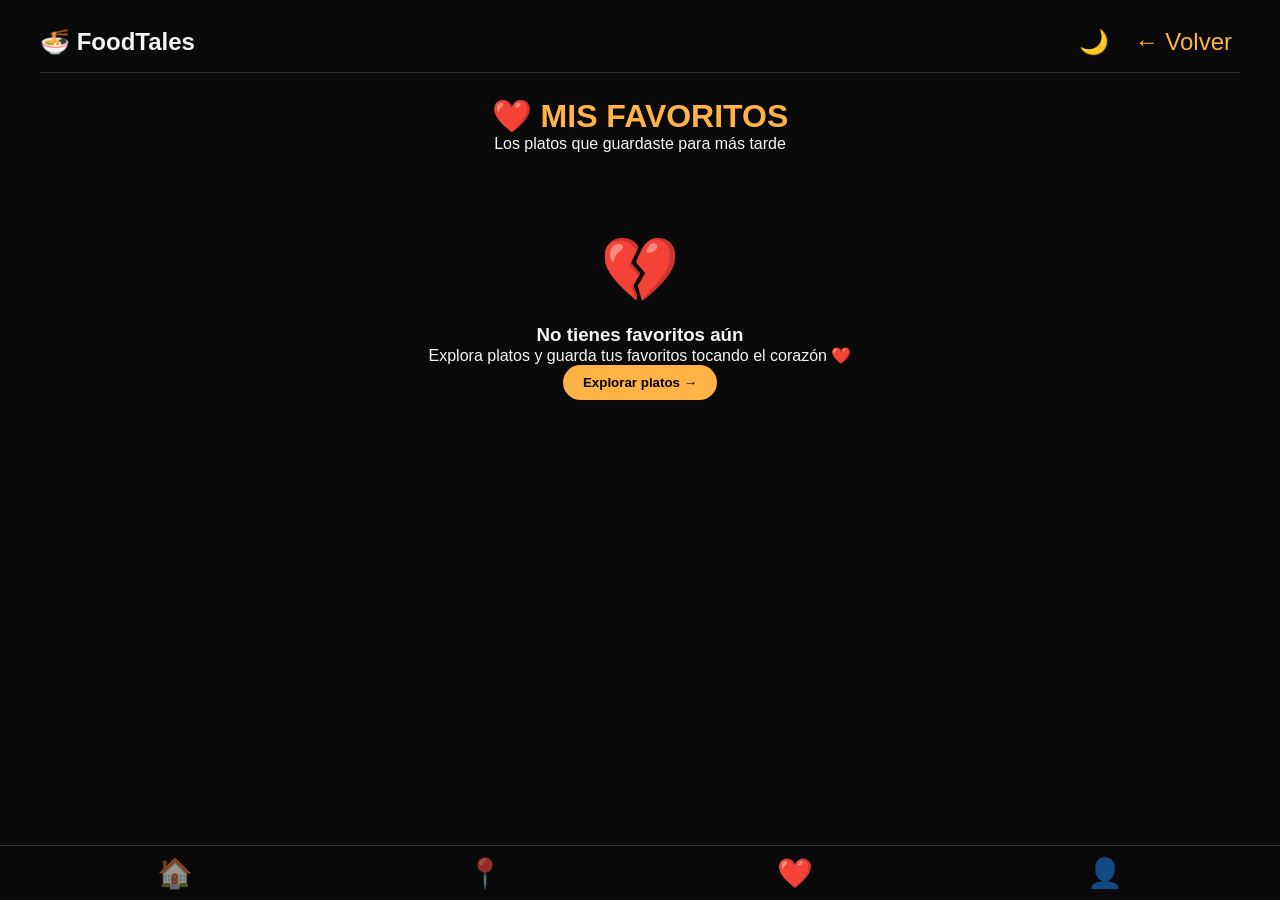
<file: pages/favorites.html>
<!DOCTYPE html>
<html lang="es">
<head>
    <meta charset="UTF-8">
    <meta name="viewport" content="width=device-width, initial-scale=1.0, user-scalable=yes">
    <title>FoodTales - Mis favoritos</title>
    <link rel="stylesheet" href="../css/favorites.css">
</head>
<body class="dark">
    <div class="container">
        <div class="header">
            <div class="logo">
                <h1>🍜 FoodTales</h1>
            </div>
            <div class="action-buttons">
                <button class="theme-toggle" id="themeToggle">🌙</button>
                <button class="back-btn" id="backBtn">← Volver</button>
            </div>
        </div>

        <div class="favorites-header">
            <div class="favorites-title">❤️ MIS FAVORITOS</div>
            <p>Los platos que guardaste para más tarde</p>
        </div>

        <div id="favoritesContent">
            <div style="text-align: center; padding: 3rem;">Cargando...</div>
        </div>
    </div>

    <div class="bottom-nav">
        <button class="nav-item" data-page="home">🏠</button>
        <button class="nav-item" data-page="map">📍</button>
        <button class="nav-item active" data-page="favorites">❤️</button>
        <button class="nav-item" data-page="profile">👤</button>
    </div>

    <script src="../js/data.js"></script>
    <script src="../js/i18n.js"></script>
    <script>
    (async function(){
        // ----- TEMA OSCURO/CLARO -----
        const themeToggle = document.getElementById('themeToggle');
        const body = document.body;
        
        function loadTheme() {
            const savedTheme = localStorage.getItem('foodtales_theme');
            if (savedTheme === 'light') {
                body.classList.remove('dark');
                body.classList.add('light');
                themeToggle.textContent = '☀️';
            } else {
                body.classList.remove('light');
                body.classList.add('dark');
                themeToggle.textContent = '🌙';
            }
        }
        
        themeToggle.addEventListener('click', () => {
            if (body.classList.contains('dark')) {
                body.classList.remove('dark');
                body.classList.add('light');
                localStorage.setItem('foodtales_theme', 'light');
                themeToggle.textContent = '☀️';
            } else {
                body.classList.remove('light');
                body.classList.add('dark');
                localStorage.setItem('foodtales_theme', 'dark');
                themeToggle.textContent = '🌙';
            }
        });
        
        loadTheme();
        
        // ----- OBTENER FAVORITOS -----
        const platosData = await window.loadPlatos();
        
        function getFavoritosPlatos() {
            const favoritosIds = getFavoritos();
            return (platosData || []).filter(plato => favoritosIds.includes(plato.id));
        }
        
        function verDetalle(id) {
            window.location.href = `dish-detail.html?id=${id}`;
        }
        
        function renderFavoritos() {
            const favoritos = getFavoritosPlatos();
            const container = document.getElementById('favoritesContent');
            
            if (favoritos.length === 0) {
                    container.innerHTML = `
                        <div class="empty-state">
                            <div class="emoji">💔</div>
                            <h3 data-i18n="noFavorites">No tienes favoritos aún</h3>
                            <p data-i18n-attr="text">Explora platos y guarda tus favoritos tocando el corazón ❤️</p>
                            <button class="btn-primary" onclick="window.location.href='home.html'" data-i18n="exploreDishes">Explorar platos →</button>
                        </div>
                    `;
                return;
            }

                // Reapply translations for dynamically inserted content
                if (window.i18n && window.i18n.applyLanguage) window.i18n.applyLanguage();
            
            container.innerHTML = `
                <div class="platos-grid">
                    ${favoritos.map(plato => `
                        <div class="plato-card" data-id="${plato.id}">
                            <img class="plato-img" src="${plato.imagen}" alt="${plato.nombre}" onerror="this.src='https://placehold.co/400x200?text=${plato.nombre}'">
                            <div class="plato-info">
                                <div class="plato-nombre">${plato.nombre}</div>
                                <div class="plato-restaurante">🏠 ${plato.restaurante}</div>
                                <div class="plato-stars">${'⭐'.repeat(Math.floor(plato.estrellas))} ${plato.estrellas}</div>
                                <div class="plato-details">
                                    <span>📏 ${plato.distancia} km (${plato.tiempoCaminando} min)</span>
                                    <span>💰 $${plato.precio.toLocaleString()}</span>
                                </div>
                                <div class="plato-actions">
                                    <button class="favorite-btn" data-id="${plato.id}">❤️</button>
                                    <button class="btn-secondary" onclick="verDetalle('${plato.id}')">Ver más →</button>
                                </div>
                            </div>
                        </div>
                    `).join('')}
                </div>
            `;
            
            // Eventos para quitar favoritos
            document.querySelectorAll('.favorite-btn').forEach(btn => {
                btn.addEventListener('click', (e) => {
                    e.stopPropagation();
                    const id = btn.getAttribute('data-id');
                    removeFavorito(id);
                    renderFavoritos(); // re-renderizar
                });
            });
            
            // Click en toda la tarjeta para ver detalle
            document.querySelectorAll('.plato-card').forEach(card => {
                card.addEventListener('click', (e) => {
                    if (e.target.classList.contains('favorite-btn') || e.target.classList.contains('btn-secondary')) return;
                    const id = card.getAttribute('data-id');
                    if (id) verDetalle(id);
                });
            });
        }
        
        renderFavoritos();
        
        // ----- NAVEGACIÓN -----
        document.getElementById('backBtn').addEventListener('click', () => {
            window.location.href = 'home.html';
        });
        
        document.querySelectorAll('.nav-item').forEach(btn => {
            btn.addEventListener('click', () => {
                const page = btn.getAttribute('data-page');
                if (page === 'home') window.location.href = 'home.html';
                else if (page === 'map') window.location.href = 'map.html';
                else if (page === 'favorites') window.location.href = 'favorites.html';
                else if (page === 'profile') window.location.href = 'profile.html';
            });
        });
    })();
    </script>
</body>
</html>
</file>
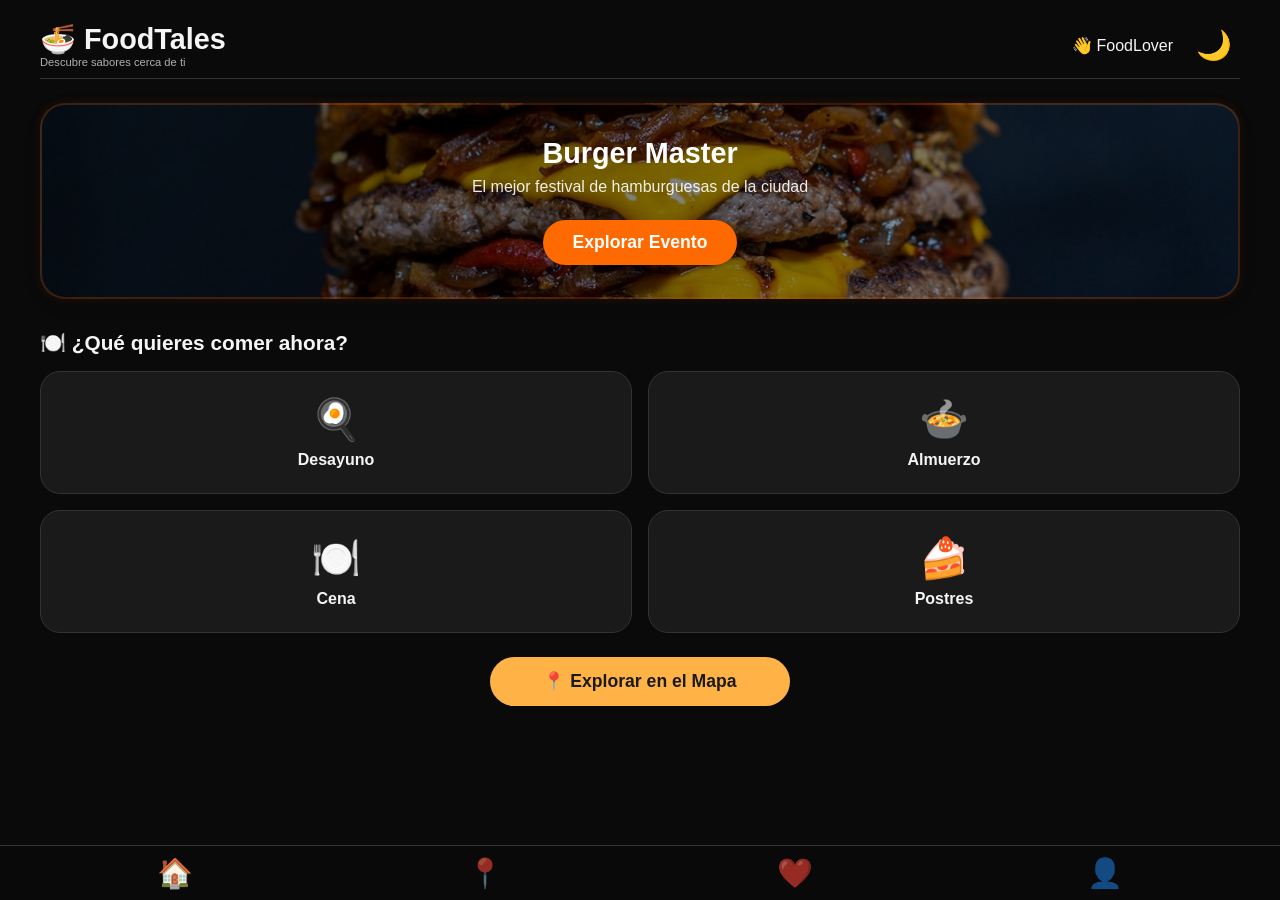
<file: pages/home.html>
<!DOCTYPE html>
<html lang="es">
<head>
    <meta charset="UTF-8">
    <meta name="viewport" content="width=device-width, initial-scale=1.0, user-scalable=yes">
    <title>FoodTales - Inicio</title>
    <link rel="stylesheet" href="../css/home.css">
</head>
<body class="dark">
    <div class="container">
        <div class="header">
            <div class="logo">
                <h1>🍜 FoodTales</h1>
                <p>Descubre sabores cerca de ti</p>
            </div>
            <div class="user-info">
                <span id="userNameDisplay"></span>
                <button class="theme-toggle" id="themeToggle">🌙</button>
            </div>
        </div>

        <!-- Evento Burger Master -->
        <div class="event-card">
            <div class="event-title">Burger Master</div>
            <div class="event-subtitle" data-i18n="bestBurgerFestival">El mejor festival de hamburguesas de la ciudad</div>
            <button class="event-btn" id="exploreEventBtn" data-i18n="exploreEvent">Explorar Evento</button>
        </div>

        <!-- Título sección -->
        <div class="section-title" data-i18n="whatToEatNow">🍽️ ¿Qué quieres comer ahora?</div>

        <!-- Grid de categorías -->
        <div class="categories-grid">
            <div class="category-card" data-category="desayuno">
                <div class="category-icon">🍳</div>
                <div class="category-name" data-i18n="breakfast">Desayuno</div>
            </div>
            <div class="category-card" data-category="almuerzo">
                <div class="category-icon">🍲</div>
                <div class="category-name" data-i18n="lunch">Almuerzo</div>
            </div>
            <div class="category-card" data-category="cena">
                <div class="category-icon">🍽️</div>
                <div class="category-name" data-i18n="dinner">Cena</div>
            </div>
            <div class="category-card" data-category="postre">
                <div class="category-icon">🍰</div>
                <div class="category-name" data-i18n="desserts">Postre</div>
            </div>
        </div>

        <!-- Botón explorar en el mapa -->
        <div class="map-btn-container">
            <button class="map-btn" id="exploreMapBtn" data-i18n="exploreMap">📍 Explorar en el mapa</button>
        </div>
    </div>

    <!-- Bottom navigation -->
    <div class="bottom-nav">
        <button class="nav-item active" data-page="home">🏠</button>
        <button class="nav-item" data-page="map">📍</button>
        <button class="nav-item" data-page="favorites">❤️</button>
        <button class="nav-item" data-page="profile">👤</button>
    </div>

    <script src="../js/data.js"></script>
    <script src="../js/i18n.js"></script>
    <script>
        // ----- TEMA OSCURO/CLARO -----
        const themeToggle = document.getElementById('themeToggle');
        const body = document.body;
        
        function loadTheme() {
            const savedTheme = localStorage.getItem('foodtales_theme');
            if (savedTheme === 'light') {
                body.classList.remove('dark');
                body.classList.add('light');
                themeToggle.textContent = '☀️';
            } else {
                body.classList.remove('light');
                body.classList.add('dark');
                themeToggle.textContent = '🌙';
            }
        }
        
        themeToggle.addEventListener('click', () => {
            if (body.classList.contains('dark')) {
                body.classList.remove('dark');
                body.classList.add('light');
                localStorage.setItem('foodtales_theme', 'light');
                themeToggle.textContent = '☀️';
            } else {
                body.classList.remove('light');
                body.classList.add('dark');
                localStorage.setItem('foodtales_theme', 'dark');
                themeToggle.textContent = '🌙';
            }
        });
        
        loadTheme();
        
        // ----- MOSTRAR NOMBRE DEL USUARIO -----
        function loadUserName() {
            const currentUser = JSON.parse(localStorage.getItem('foodtales_current_user'));
            if (currentUser && currentUser.name) {
                document.getElementById('userNameDisplay').textContent = `👋 ${currentUser.name.split(' ')[0]}`;
            } else {
                document.getElementById('userNameDisplay').textContent = `👋 FoodLover`;
            }
        }
        loadUserName();
        
        // ----- EVENTOS -----
        document.getElementById('exploreEventBtn').addEventListener('click', () => {
            window.location.href = 'event.html';
        });
        
        document.getElementById('exploreMapBtn').addEventListener('click', () => {
            window.location.href = 'map.html';
        });
        
        // ----- CATEGORÍAS: navegar al mapa con filtro -----
        const categoryMap = {
            'desayuno': 'breakfast',
            'almuerzo': 'lunch',
            'cena': 'dinner',
            'postre': 'desserts'
        };

        document.querySelectorAll('.category-card').forEach(card => {
            card.addEventListener('click', () => {
                const category = card.getAttribute('data-category');
                const param = categoryMap[category] || '';
                // navigate to map with filter param
                if (param) window.location.href = `map.html?filter=${encodeURIComponent(param)}`;
            });
        });
        
        // ----- NAVEGACIÓN UNIFICADA -----
        document.querySelectorAll('.nav-item').forEach(btn => {
            btn.addEventListener('click', () => {
                const page = btn.getAttribute('data-page');
                if (page === 'home') window.location.href = 'home.html';
                else if (page === 'map') window.location.href = 'map.html';
                else if (page === 'favorites') window.location.href = 'favorites.html';
                else if (page === 'profile') window.location.href = 'profile.html';
            });
        });
    </script>
</body>
</html>
</file>
<file: css/index.css>
/* Styles extracted from pages/inext.html (migrated from inext.css) */
* {
	margin: 0;
	padding: 0;
	box-sizing: border-box;
	transition: background-color 0.3s ease, color 0.3s ease, border-color 0.3s ease;
}

body {
	font-family: 'Segoe UI', Roboto, Helvetica, Arial, sans-serif;
	min-height: 100vh;
	display: flex;
	justify-content: center;
	align-items: center;
	padding: 20px;
}

/* Modo oscuro (por defecto) */
body.dark {
	background-color: #0a0a0a;
	color: #f5f5f5;
}

/* Modo claro */
body.light {
	background-color: #f0f0f0;
	color: #1a1a1a;
}

/* Tarjeta principal */
.card {
	max-width: 480px;
	width: 100%;
	padding: 2rem;
	border-radius: 32px;
	backdrop-filter: blur(2px);
	transition: all 0.3s ease;
}

body.dark .card {
	background: rgba(20, 20, 30, 0.9);
	box-shadow: 0 15px 35px rgba(0, 0, 0, 0.5);
	border: 1px solid rgba(255, 255, 255, 0.1);
}

body.light .card {
	background: rgba(255, 255, 255, 0.95);
	box-shadow: 0 15px 35px rgba(0, 0, 0, 0.1);
	border: 1px solid rgba(0, 0, 0, 0.05);
}

/* Header con logo y toggle */
.header {
	display: flex;
	justify-content: space-between;
	align-items: center;
	margin-bottom: 2rem;
	flex-wrap: wrap;
}

.logo h1 {
	font-size: 2rem;
	letter-spacing: 1px;
}

.logo p {
	font-size: 0.8rem;
	opacity: 0.7;
}

.theme-toggle {
	background: none;
	border: none;
	font-size: 1.8rem;
	cursor: pointer;
	padding: 8px;
	border-radius: 50%;
	transition: transform 0.2s;
}

body.dark .theme-toggle {
	color: #f5c542;
}

body.light .theme-toggle {
	color: #ff8c42;
}

.theme-toggle:hover {
	transform: scale(1.1);
}

/* Título del formulario */
.form-title {
	font-size: 1.8rem;
	margin-bottom: 1.5rem;
	text-align: center;
}

/* Inputs */
.input-group {
	margin-bottom: 1.2rem;
}

.input-group label {
	display: block;
	margin-bottom: 0.5rem;
	font-weight: 500;
	font-size: 0.85rem;
}

.input-group input, .input-group select {
	width: 100%;
	padding: 12px 16px;
	border-radius: 28px;
	font-size: 1rem;
	font-family: inherit;
	outline: none;
}

body.dark .input-group input,
body.dark .input-group select {
	background: #2a2a2a;
	border: 1px solid #444;
	color: white;
}

body.light .input-group input,
body.light .input-group select {
	background: white;
	border: 1px solid #ccc;
	color: #1a1a1a;
}

.input-group input:focus,
.input-group select:focus {
	border-color: #ffb347;
	box-shadow: 0 0 0 2px rgba(255, 180, 71, 0.3);
}

/* Botones */
.btn {
	width: 100%;
	padding: 12px;
	border: none;
	border-radius: 40px;
	font-size: 1rem;
	font-weight: bold;
	font-family: inherit;
	cursor: pointer;
	background-color: #ffb347;
	color: #1e1e1e;
	transition: all 0.2s ease;
	margin-top: 0.5rem;
}

.btn:hover {
	background-color: #ffa01e;
	transform: translateY(-2px);
	box-shadow: 0 5px 12px rgba(255, 180, 71, 0.3);
}

.btn-secondary {
	background-color: transparent;
	border: 2px solid #ffb347;
	color: #ffb347;
	margin-top: 0.8rem;
}

body.dark .btn-secondary {
	color: #ffb347;
}

body.light .btn-secondary {
	color: #e07c1f;
	border-color: #e07c1f;
}

.btn-secondary:hover {
	background-color: rgba(255, 180, 71, 0.1);
	transform: translateY(-2px);
}

/* Mensajes error/éxito */
.message {
	margin-top: 1rem;
	padding: 10px;
	border-radius: 20px;
	text-align: center;
	font-size: 0.85rem;
}

.error {
	background: rgba(255, 80, 80, 0.2);
	color: #ff6b6b;
}

.success {
	background: rgba(76, 175, 80, 0.2);
	color: #8bc34a;
}

/* Enlace cambiar modo */
.switch-link {
	text-align: center;
	margin-top: 1rem;
	cursor: pointer;
	color: #ffb347;
	font-weight: 500;
	font-size: 0.9rem;
}

.switch-link:hover {
	text-decoration: underline;
}

hr {
	margin: 1rem 0;
	border: none;
	height: 1px;
}

body.dark hr {
	background: #333;
}

body.light hr {
	background: #ddd;
}

/* Responsive */
@media (max-width: 500px) {
	.card {
		padding: 1.5rem;
	}
	.logo h1 {
		font-size: 1.6rem;
	}
}
</file>
<file: css/compare.css>
/* Styles extracted from pages/compare.html */
* {
    margin: 0;
    padding: 0;
    box-sizing: border-box;
    transition: background-color 0.3s ease, color 0.3s ease;
}

body {
    font-family: 'Segoe UI', Roboto, Helvetica, Arial, sans-serif;
    min-height: 100vh;
    padding: 20px;
    padding-bottom: 80px;
}

body.dark {
    background-color: #0a0a0a;
    color: #f5f5f5;
}

body.light {
    background-color: #f5f5f0;
    color: #1a1a1a;
}

.container {
    max-width: 1200px;
    margin: 0 auto;
}

/* Header */
.header {
    display: flex;
    justify-content: space-between;
    align-items: center;
    margin-bottom: 1.5rem;
    flex-wrap: wrap;
    padding-bottom: 0.5rem;
    border-bottom: 1px solid;
}

body.dark .header {
    border-bottom-color: #333;
}

body.light .header {
    border-bottom-color: #ddd;
}

.logo h1 {
    font-size: 1.5rem;
}

.back-btn, .theme-toggle {
    background: none;
    border: none;
    font-size: 1.5rem;
    cursor: pointer;
    padding: 8px;
    border-radius: 50%;
}

body.dark .back-btn, body.dark .theme-toggle {
    color: #ffb347;
}

body.light .back-btn, body.light .theme-toggle {
    color: #e07c1f;
}

.action-buttons {
    display: flex;
    gap: 10px;
}

/* VS título */
.vs-header {
    text-align: center;
    margin: 1rem 0;
}

.vs-title {
    font-size: 2rem;
    font-weight: bold;
    background: linear-gradient(45deg, #ffb347, #ff6b35);
    -webkit-background-clip: text;
    background-clip: text;
    color: transparent;
}

/* Grid de comparación */
.compare-grid {
    display: grid;
    grid-template-columns: 1fr auto 1fr;
    gap: 1rem;
}

.dish-card {
    border-radius: 24px;
    overflow: hidden;
}

body.dark .dish-card {
    background: #1a1a1a;
    border: 1px solid #333;
}

body.light .dish-card {
    background: white;
    border: 1px solid #ddd;
    box-shadow: 0 4px 12px rgba(0,0,0,0.1);
}

.dish-img {
    width: 100%;
    height: 200px;
    object-fit: cover;
}

.dish-info {
    padding: 1rem;
}

body.dark .dish-name {
    color: #ffffff;
}

body.light .dish-name {
    color: #111111;
}

.dish-restaurant {
    font-size: 0.85rem;
    opacity: 0.7;
    margin-bottom: 1rem;
}

.compare-table {
    width: 100%;
    margin-top: 1rem;
}

.compare-row {
    padding: 12px 0;
    border-top: 1px solid;
    display: flex;
    justify-content: space-between;
}

body.dark .compare-row {
    border-top-color: #333;
}

body.light .compare-row {
    border-top-color: #eee;
}

.compare-label {
    font-weight: bold;
    font-size: 0.85rem;
}

.winner-badge {
    background-color: #ffb347;
    color: #1e1e1e;
    font-size: 0.7rem;
    padding: 2px 8px;
    border-radius: 20px;
    margin-left: 8px;
    font-weight: bold;
}

.vs-center {
    display: flex;
    align-items: center;
    justify-content: center;
    font-size: 2.5rem;
    font-weight: bold;
    color: #ffb347;
}

.btn-view {
    background-color: #ffb347;
    border: none;
    padding: 10px;
    border-radius: 30px;
    cursor: pointer;
    font-weight: bold;
    width: 100%;
    margin-top: 1rem;
    font-family: inherit;
}

.btn-view:hover {
    background-color: #ffa01e;
    transform: scale(1.02);
}

.no-compare {
    text-align: center;
    padding: 3rem;
}

.btn-primary {
    background-color: #ffb347;
    border: none;
    padding: 10px 25px;
    border-radius: 30px;
    cursor: pointer;
    font-weight: bold;
    margin-top: 1rem;
}

/* Bottom nav */
.bottom-nav {
    position: fixed;
    bottom: 0;
    left: 0;
    right: 0;
    display: flex;
    justify-content: space-around;
    align-items: center;
    padding: 10px 20px;
    backdrop-filter: blur(10px);
    border-top: 1px solid;
    z-index: 90;
}

body.dark .bottom-nav {
    background-color: rgba(10, 10, 10, 0.95);
    border-top-color: #333;
}

body.light .bottom-nav {
    background-color: rgba(245, 245, 240, 0.95);
    border-top-color: #ddd;
}

.nav-item {
    font-size: 1.8rem;
    background: none;
    border: none;
    cursor: pointer;
    opacity: 0.6;
}

body.dark .nav-item {
    color: white;
}

body.light .nav-item {
    color: #1a1a1a;
}

.nav-item.active {
    opacity: 1;
    color: #ffb347;
}

@media (max-width: 700px) {
    .compare-grid {
        grid-template-columns: 1fr;
        gap: 2rem;
    }
    .vs-center {
        display: none;
    }
    .compare-grid {
        display: flex;
        flex-direction: column;
    }
}

/* New premium dark header and restaurant card styles */
.compare-top {
    display: flex;
    align-items: center;
    gap: 12px;
    margin-bottom: 16px;
}
.compare-top .left { flex: 0 0 auto; }
.compare-top .center { display:flex; align-items:center; gap:12px; flex:1; }
.compare-thumb { width:64px; height:64px; border-radius:10px; object-fit:cover; border:1px solid rgba(255,255,255,0.04); }
.compare-title .dish-name { font-size:1.1rem; font-weight:900; color:#fff; }
.compare-title .subtitle { color:#bdbdbd; font-size:0.9rem; margin-top:4px; }

.btn-circle {
    background: rgba(0,0,0,0.55);
    color: #fff;
    border: 1px solid rgba(255,255,255,0.06);
    width: 48px;
    height: 48px;
    border-radius: 50%;
    display: inline-flex;
    align-items: center;
    justify-content: center;
    cursor: pointer;
    font-size: 1.15rem;
}

.restaurant-list { display:block; }
.restaurant-card { background:#0f0f0f; border:1px solid rgba(255,255,255,0.03); border-radius:12px; padding:14px; margin-bottom:14px; }
.restaurant-header { display:flex; justify-content:space-between; align-items:center; gap:12px; }
.restaurant-name { font-weight:900; color:#fff; font-size:1.05rem; }
.restaurant-address { color:#bdbdbd; font-size:0.9rem; margin-top:4px; }
.badge { color:#ffb347; border:1px solid rgba(255,179,71,0.16); padding:6px 10px; border-radius:999px; font-weight:800; font-size:0.8rem; }

.info-grid-2x2 { display:grid; grid-template-columns: repeat(2, 1fr); gap:10px; margin-top:12px; }
.info-box { background:#121212; border-radius:10px; padding:10px; display:flex; align-items:center; gap:10px; border:1px solid rgba(255,255,255,0.02); }
.info-icon { font-size:1.1rem; color:#ffb347; }
.info-meta { display:flex; flex-direction:column; }
.info-label { color:#bdbdbd; font-size:0.8rem; }
.info-value { color:#fff; font-weight:800; }

.schedule { margin-top:12px; color:#d0d0d0; font-size:0.95rem; }
.btn-try { margin-top:12px; width:100%; padding:12px; border-radius:12px; border:none; background: linear-gradient(180deg,#ffb347,#e07c1f); color:#1e1e1e; font-weight:900; cursor:pointer; }
.btn-try:active { transform: translateY(1px); }

@media (max-width:700px) {
    .compare-top { padding: 6px 0; }
    .compare-thumb { width:56px; height:56px; }
}


body.light .restaurant-card,
body.light .info-box,
body.light .schedule {
    background: #f4f4f4;
    color: #111;
    border-color: rgba(0, 0, 0, 0.12);
}

body.light .restaurant-name,
body.light .info-value,
body.light .schedule strong {
    color: #111;
}

body.light .restaurant-address,
body.light .info-label,
body.light .schedule div {
    color: #555;
}
</file>
<file: css/dish-detail.css>
/* Styles extracted from pages/dish-detail.html */
* {
    margin: 0;
    padding: 0;
    box-sizing: border-box;
    transition: background-color 0.25s ease, color 0.25s ease;
}
:root {
    --bg-black: #0a0a0a;
    --card-bg: #111213;
    --card-bg-2: #0f0f0f;
    --muted-border: rgba(255,255,255,0.03);
    --gold: #ffb347;
    --gold-strong: #e07c1f;
    --muted-text: #bdbdbd;
}

body {
    font-family: 'Segoe UI', Roboto, Helvetica, Arial, sans-serif;
    min-height: 100vh;
    padding: 0 20px 96px; /* no top padding so hero touches top */
    -webkit-font-smoothing:antialiased;
}

body.dark {
    background-color: var(--bg-black);
    color: #f5f5f5;
}

body.light {
    /* Light-mode variable overrides (soft, premium) */
    --bg-black: #f4f5f6; /* page background in light mode (soft gray) */
    --card-bg: #f8f8f9; /* cards */
    --card-bg-2: #f3f4f6;
    --muted-border: rgba(0,0,0,0.06);
    --muted-text: #6b7280;
    --text-primary: #111827;
    background-color: var(--bg-black);
    color: var(--text-primary);
}

/* Light-mode component overrides */
body.light .dish-info { background: var(--card-bg); color: var(--text-primary); }
body.light .featured-card { background: var(--card-bg); border-color: rgba(0,0,0,0.06); color: var(--text-primary); }
body.light .featured-header { color: var(--text-primary); }
body.light .dish-title { color: var(--text-primary); }
body.light .meta-item { background: rgba(0,0,0,0.04); color: var(--text-primary); }
body.light .cta-secondary { background: #ffffff; color: var(--text-primary); border:1px solid rgba(0,0,0,0.06); }
body.light .cta-primary { color: #1e1e1e; }
body.light .accordion { background: var(--card-bg); border-color: var(--muted-border); }
body.light .accordion .accordion-toggle { color: var(--text-primary); }
body.light .accordion .accordion-panel { color: var(--muted-text); }
body.light .reviews-card { background: var(--card-bg); border-color: var(--muted-border); color: var(--text-primary); }
body.light .review { background: var(--card-bg); border-color: var(--muted-border); color: var(--text-primary); }
body.light .btn-circle { background: rgba(0,0,0,0.55); color: #fff; border:1px solid rgba(0,0,0,0.06); }
body.light .btn-outline { color: var(--text-primary); border-color: var(--muted-border); }
body.light .dish-hero-gradient { background: linear-gradient(to bottom, transparent, rgba(244,245,246,1)); }

.container {
    max-width: 800px;
    margin: 0 auto;
}

/* HERO (full-bleed immersive) */
.hero {
    position: relative;
    /* overlay height as a variable so we can position text relative to it */
    --hero-overlay-h: 46%;
    width: 100vw; /* full viewport width */
    left: 50%;
    transform: translateX(-50%);
    margin-bottom: 1rem;
    overflow: hidden;
}

.hero-img {
    width: 100vw;
    height: clamp(260px, 52vh, 640px); /* responsive height */
    min-height: 240px;
    object-fit: cover;
    display: block;
    -webkit-user-drag: none;
}

.hero-overlay {
    position: absolute;
    left: 0;
    right: 0;
    bottom: 0;
    /* limit the overlay to the lower portion of the image so the top stays clean */
    height: var(--hero-overlay-h);
    /* subtle -> strong only near the bottom: transparent top, gentle mid tone, dark bottom */
    background: linear-gradient(180deg,
        rgba(0,0,0,0) 0%,
        rgba(0,0,0,0) 58%,
        rgba(0,0,0,0.12) 72%,
        rgba(0,0,0,0.4) 86%,
        rgba(0,0,0,0.92) 100%
    );
    pointer-events: none;
    transition: opacity 240ms ease, transform 240ms ease;
    z-index: 2; /* sit behind the text */
}

.hero-controls {
    position: absolute;
    top: calc(12px + env(safe-area-inset-top, 0px));
    left: calc(12px + env(safe-area-inset-left, 0px));
    right: calc(12px + env(safe-area-inset-right, 0px));
    display: flex;
    justify-content: space-between;
    align-items: center;
    z-index: 40; /* above text */
    pointer-events: auto;
}

/* New, explicit hero structure that sits outside the main container
   - image layer
   - gradient (behind text)
   - content (absolutely positioned inside gradient)
   - floating buttons above everything
*/
.dish-hero {
    position: relative;
    width: 100vw;
    left: 50%;
    transform: translateX(-50%);
    margin-bottom: 1rem;
    overflow: hidden;
}

.dish-hero-image {
    width: 100vw;
    height: clamp(260px, 52vh, 640px);
    min-height: 240px;
    object-fit: cover;
    display: block;
}

.dish-hero-gradient {
    position: absolute;
    left: 0;
    right: 0;
    bottom: 0;
    height: 34%;
    background: linear-gradient(to bottom, transparent, rgba(0,0,0,0.95));
    z-index: 2; /* behind content */
    pointer-events: none;
}

.dish-hero-content {
    /* kept for compatibility but not used when info is outside the hero */
    position: absolute;
    left: 20px;
    right: 20px;
    bottom: 24px;
    z-index: 3;
    color: #fff;
    display: flex;
    flex-direction: column;
    gap: 14px;
    pointer-events: auto;
}

.back-button {
    /* positioned by .hero-top-bar */
    position: relative;
    z-index: 4;
    pointer-events: auto;
}

.favorite-button {
    /* inline in the hero-controls-right so it sits next to the theme toggle */
    position: relative;
    z-index: 4;
    pointer-events: auto;
}

.btn-circle {
    background: rgba(0,0,0,0.55);
    color: #fff;
    border: 1px solid rgba(255,255,255,0.06);
    width: 48px;
    height: 48px;
    border-radius: 50%;
    display: inline-flex;
    align-items: center;
    justify-content: center;
    cursor: pointer;
    font-size: 1.15rem;
    backdrop-filter: blur(6px);
}

.hero-controls { display:flex; justify-content:space-between; align-items:center; padding:0 8px; }
.hero-controls-right { display:flex; gap:8px; align-items:center; }

/* Full-width top bar overlay inside hero image */
.hero-top-bar {
    position: absolute;
    top: calc(12px + env(safe-area-inset-top, 0px));
    left: 0;
    right: 0;
    display: flex;
    justify-content: space-between;
    align-items: center;
    padding-left: calc(12px + env(safe-area-inset-left, 0px));
    padding-right: calc(12px + env(safe-area-inset-right, 0px));
    z-index: 60;
    pointer-events: auto;
}

.hero-actions-right { display:flex; gap:10px; align-items:center; }

.fav-hero.active {
    background: linear-gradient(180deg, #ffb347 0%, #e07c1f 100%);
    color: #1e1e1e;
}

.hero-text {
    position: absolute;
    left: calc(16px + env(safe-area-inset-left, 0px));
    right: calc(16px + env(safe-area-inset-right, 0px));
    /* position the top of this block where the overlay begins plus a small offset */
    top: calc(100% - var(--hero-overlay-h) + 8px);
    bottom: auto;
    z-index: 4; /* above overlay */
    color: #fff;
    display: flex;
    flex-direction: column;
    gap: 8px;
    pointer-events: none;
}

.dish-title {
    font-size: clamp(1.9rem, 7.6vw, 3rem);
    font-weight: 900;
    line-height: 1.02;
    margin-bottom: 4px;
    letter-spacing: -0.02em;
}

.dish-meta-row { margin-top: 2px; }

.dish-meta-row {
    display: flex;
    gap: 10px;
    align-items: center;
    font-size: 0.95rem;
    opacity: 0.98;
    flex-wrap: wrap;
}

.meta-item {
    white-space: nowrap;
    background: rgba(255,255,255,0.03);
    padding: 6px 10px;
    border-radius: 999px;
    font-weight: 700;
    color: #fff;
}

/* Hero CTAs */
.hero-ctas { display:flex; flex-direction:column; gap:16px; margin-top:8px; }
.cta-primary { background-color: var(--gold); color:#1e1e1e; border:none; padding:14px 16px; border-radius:12px; font-weight:800; font-size:1.05rem; cursor:pointer; width:100%; display:inline-flex; align-items:center; justify-content:center; height:52px; }
.cta-secondary-row { display:flex; gap:12px; }
.cta-secondary { flex:1; background: rgba(255,255,255,0.02); color:#fff; border:1px solid rgba(255,255,255,0.06); padding:0 12px; border-radius:12px; font-weight:800; cursor:pointer; display:inline-flex; align-items:center; justify-content:center; height:52px; }

/* Featured 'Mira y Aprende' */
.featured-card { background: var(--card-bg); border: 1px solid rgba(255,179,71,0.18); border-radius:12px; padding:12px; margin-top:18px; margin-bottom:16px; }
.featured-header { color:#fff; font-weight:800; margin-bottom:8px; }
.featured-media { position:relative; border-radius:10px; overflow:hidden; }
.featured-media img { width:100%; height:100%; object-fit:cover; display:block; }
.play-overlay { position:absolute; inset:0; display:flex; align-items:center; justify-content:center; color:var(--gold); font-size:3rem; background: linear-gradient(180deg, rgba(0,0,0,0.0), rgba(0,0,0,0.25)); }
.featured-actions { display:flex; gap:10px; margin-top:10px; }
.btn-outline { background:transparent; border:1px solid rgba(255,255,255,0.06); color:#fff; padding:8px 12px; border-radius:12px; font-weight:700; cursor:pointer; }

/* Dish info block placed under the hero */
.dish-info { background: var(--bg-black); border: none; padding: 18px 20px; margin-top: -6px; margin-bottom: 18px; color: #fff; }
.dish-info .dish-title { margin: 6px 0 6px 0; }
.dish-info .dish-meta-row { margin-bottom: 12px; }
.dish-info .content-actions { margin-bottom: 12px; }

/* Allergy warning */
.allergy-warning { font-weight: 700; margin: 14px 0; }

/* Info cards (kept from original) */
.info-grid {
    display: grid;
    grid-template-columns: repeat(auto-fit, minmax(150px, 1fr));
    gap: 1rem;
    margin: 1rem 0;
}

.restaurant-card { background: #121212; border:1px solid rgba(255,255,255,0.03); border-radius:12px; padding:12px; margin-bottom:12px; }
.reviews-card { background: #0f0f0f; border:1px solid rgba(255,255,255,0.03); border-radius:12px; padding:12px; margin-bottom:12px; }

.info-card {
    background: rgba(255, 180, 71, 0.06);
    border-radius: 12px;
    padding: 12px;
    text-align: center;
}

.info-card .emoji { font-size: 1.6rem; }
.info-card .label { font-size: 0.75rem; opacity: 0.7; }
.info-card .value { font-weight: bold; font-size: 1rem; }

/* Sections, video, ingredients etc (kept styles) */
.section { margin: 1.2rem 0; padding: 0.6rem 0; }
.section h3 { margin-bottom: 0.6rem; font-size: 1.15rem; }

.map-placeholder { background: #2a2a2a; height: 160px; border-radius: 12px; display:flex; flex-direction:column; align-items:center; justify-content:center; gap:10px; }
body.light .map-placeholder { background: #eaeaea; }
.map-btn { background-color: #ffb347; border: none; padding: 8px 16px; border-radius: 26px; cursor:pointer; font-weight:700; }

.video-container { position: relative; padding-bottom: 56.25%; height: 0; overflow: hidden; border-radius: 12px; margin-bottom: 1rem; }
.video-container iframe { position:absolute; top:0; left:0; width:100%; height:100%; border-radius: 12px; }

.ingredientes-list { display:flex; flex-wrap:wrap; gap:8px; }
.ingrediente-chip { background-color: #ffb347; color:#1e1e1e; padding:6px 12px; border-radius:18px; font-size:0.82rem; }

.curiosidades { background: rgba(255,180,71,0.06); border-radius:12px; padding:0.9rem; list-style-position: inside; }
.curiosidades li { margin-bottom:8px; }

.review { background: #0f0f0f; border:1px solid rgba(255,255,255,0.03); border-radius:12px; padding:0.9rem; margin-bottom:0.9rem; }
.review-header { display:flex; justify-content:space-between; margin-bottom:8px; font-weight:700; }
.review-stars { color:#ffb347; }
.review-text { font-size:0.95rem; line-height:1.4; color:#e9e9e9; }
.review-date { font-size:0.75rem; opacity:0.6; margin-top:6px; }

.action-buttons-bottom { display:flex; gap:12px; margin-top:1rem; margin-bottom:2rem; flex-wrap:wrap; }
.btn-action { flex:1; padding:12px; border-radius:999px; font-weight:800; border:none; cursor:pointer; font-family:inherit; font-size:1rem; display:flex; align-items:center; justify-content:center; gap:8px; }
.btn-favorite { background: linear-gradient(180deg,#ffb347,#e07c1f); color:#1e1e1e; }
.btn-compare { background:none; border:2px solid rgba(255,179,71,0.14); color:#ffb347; }
.btn-directions { background-color:#1e1e1e; color:#ffb347; border:1px solid rgba(255,255,255,0.04); }
body.light .btn-directions { background-color:#e0e0e0; color:#e07c1f; }

/* Accordions: exact burger-card visual pattern from event.html */
.accordion { margin-bottom: 1.5rem; }
.accordion .accordion-toggle {
    display: flex;
    justify-content: space-between;
    align-items: center;
    cursor: pointer;
    padding: 1rem 1.5rem;
    border-radius: 20px;
    transition: all 0.2s;
    background: var(--card-bg);
    border: 1px solid var(--muted-border);
    width: 100%;
    box-sizing: border-box;
}
body.dark .accordion .accordion-toggle { background: #1a1a1a; border: 1px solid #333; color: #ffffff; }
body.light .accordion .accordion-toggle { background: #ffffff; border: 1px solid #ddd; box-shadow: 0 2px 8px rgba(0,0,0,0.05); color: #111111; }
.accordion:hover .accordion-toggle { border-color: var(--gold); }
.accordion .accordion-title { font-size: 1.1rem; font-weight: bold; flex: 1; margin-right: 12px; }
.accordion .accordion-icon { font-size: 1.2rem; transition: transform 0.3s; flex-shrink: 0; margin-left: 12px; }

/* Panel: collapsed -> no content visible; expanded -> border-top + spacing like event burger-details */
.accordion .accordion-panel { max-height: 0; overflow: hidden; transition: max-height 0.3s ease, opacity 0.18s linear; padding: 0 1.5rem; color: var(--muted-text); opacity: 0; }
.accordion.open .accordion-panel { max-height: 1000px; padding: 1rem 1.5rem; margin-top: 1rem; border-top: 1px solid; opacity: 1; }
body.dark .accordion.open .accordion-panel { border-top-color: #333; }
body.light .accordion.open .accordion-panel { border-top-color: #ddd; }
.accordion.open .accordion-icon { transform: rotate(90deg); }

/* defensive: ensure accordions are full-width cards, not inline/pill elements */
.accordion .accordion-toggle { display: flex; }
.accordion .accordion-toggle, .accordion .accordion-title { width: 100%; }

/* Bottom nav */
.bottom-nav { position: fixed; bottom: 0; left: 0; right: 0; display:flex; justify-content:space-around; align-items:center; padding:10px 20px; backdrop-filter: blur(8px); border-top:1px solid; z-index:90; }
body.dark .bottom-nav { background-color: rgba(10,10,10,0.95); border-top-color:#333; }
body.light .bottom-nav { background-color: rgba(245,245,240,0.95); border-top-color:#ddd; }
.nav-item { font-size:1.7rem; background:none; border:none; cursor:pointer; opacity:0.7; }
body.dark .nav-item { color:white; } body.light .nav-item { color:#1a1a1a; }
.nav-item.active { opacity:1; color:#ffb347; }

/* Toast */
.toast { position: fixed; left: 50%; bottom: 82px; transform: translateX(-50%) translateY(20px); background: rgba(10,10,10,0.95); color: #fff; padding: 10px 16px; border-radius: 20px; box-shadow: 0 10px 30px rgba(0,0,0,0.45); opacity: 0; transition: transform 280ms ease, opacity 280ms ease; z-index: 9999; pointer-events: none; }
.toast.show { transform: translateX(-50%) translateY(0); opacity: 1; }

@media (max-width: 600px) {
    .dish-title { font-size: clamp(1.35rem, 7.5vw, 1.8rem); }
    .hero-img { height: clamp(240px, 48vh, 420px); }
    .container { padding-left: 12px; padding-right: 12px; }
    .hero { left: 50%; transform: translateX(-50%); }
}
</file>
<file: css/home.css>
/* Styles extracted from pages/home.html */
* {
    margin: 0;
    padding: 0;
    box-sizing: border-box;
    transition: all 0.2s ease;
}

:root{
    --event-orange: #ff6a00;
    --event-orange-hover: #e65a00;
    --event-orange-border: rgba(255,106,0,0.16);
    --event-glow: rgba(255,106,0,0.12);
    --event-glow-weak: rgba(255,106,0,0.06);
    --event-glow-strong: rgba(255,106,0,0.18);
}

body {
    font-family: 'Segoe UI', Roboto, Helvetica, Arial, sans-serif;
    min-height: 100vh;
    padding: 20px;
    padding-bottom: 80px;
}

body.dark {
    background-color: #0a0a0a;
    color: #f5f5f5;
}

body.light {
    background-color: #f5f5f0;
    color: #1a1a1a;
}

.container {
    max-width: 1200px;
    margin: 0 auto;
}

/* Header */
.header {
    display: flex;
    justify-content: space-between;
    align-items: center;
    margin-bottom: 1.5rem;
    flex-wrap: wrap;
    padding-bottom: 0.5rem;
    border-bottom: 1px solid;
}

body.dark .header {
    border-bottom-color: #333;
}

body.light .header {
    border-bottom-color: #ddd;
}

.logo h1 {
    font-size: 1.8rem;
}

.logo p {
    font-size: 0.7rem;
    opacity: 0.7;
}

.theme-toggle, .nav-icon {
    background: none;
    border: none;
    font-size: 1.8rem;
    cursor: pointer;
    padding: 8px;
    border-radius: 50%;
}

body.dark .theme-toggle, body.dark .nav-icon {
    color: #f5c542;
}

body.light .theme-toggle, body.light .nav-icon {
    color: #ff8c42;
}

.user-info {
    display: flex;
    align-items: center;
    gap: 15px;
}

/* Filtros */
.filters-section {
    background: rgba(255, 180, 71, 0.1);
    border-radius: 20px;
    padding: 1rem;
    margin-bottom: 1.5rem;
}

.filters-title {
    margin-bottom: 1rem;
    font-size: 1.1rem;
}

.filters-grid {
    display: grid;
    grid-template-columns: repeat(auto-fit, minmax(200px, 1fr));
    gap: 1rem;
}

.filter-group {
    display: flex;
    flex-direction: column;
    gap: 5px;
}

.filter-group label {
    font-size: 0.8rem;
    font-weight: bold;
}

.filter-group input, .filter-group select {
    padding: 8px 12px;
    border-radius: 25px;
    font-family: inherit;
}

body.dark .filter-group input,
body.dark .filter-group select {
    background: #2a2a2a;
    border: 1px solid #444;
    color: white;
}

body.light .filter-group input,
body.light .filter-group select {
    background: white;
    border: 1px solid #ccc;
    color: #1a1a1a;
}

.sabor-slider {
    display: flex;
    justify-content: space-between;
    font-size: 0.7rem;
}

/* Botones */
.btn-primary {
    background-color: #ffb347;
    border: none;
    padding: 10px 20px;
    border-radius: 30px;
    cursor: pointer;
    font-weight: bold;
    font-family: inherit;
}

.btn-primary:hover {
    background-color: #ffa01e;
    transform: scale(1.02);
}

.btn-secondary {
    background: none;
    border: 2px solid #ffb347;
    color: #ffb347;
    padding: 8px 16px;
    border-radius: 30px;
    cursor: pointer;
    font-weight: bold;
}

/* Reemplaza el .compare-bar y .bottom-nav existente con esto: */

.compare-bar {
    position: fixed;
    bottom: 70px;
    left: 50%;
    transform: translateX(-50%) translateY(100%);
    background: #ffb347;
    color: #1e1e1e;
    padding: 10px 20px;
    border-radius: 40px;
    text-align: center;
    transition: transform 0.3s;
    z-index: 100;
    white-space: nowrap;
    font-size: 0.9rem;
    box-shadow: 0 4px 12px rgba(0,0,0,0.2);
}

.compare-bar.show {
    transform: translateX(-50%) translateY(0);
}

.compare-bar button {
    background: #1e1e1e;
    color: #ffb347;
    border: none;
    padding: 4px 12px;
    border-radius: 25px;
    margin-left: 8px;
    cursor: pointer;
}

.bottom-nav {
    position: fixed;
    bottom: 0;
    left: 0;
    right: 0;
    display: flex;
    justify-content: space-around;
    align-items: center;
    padding: 10px 20px;
    backdrop-filter: blur(10px);
    border-top: 1px solid;
    z-index: 90;
}

/* Responsive para móvil */
@media (max-width: 600px) {
    .compare-bar {
        bottom: 60px;
        font-size: 0.75rem;
        padding: 6px 12px;
        white-space: normal;
        width: 90%;
        text-align: center;
    }
}

/* Grid de platos */
.platos-grid {
    display: grid;
    grid-template-columns: repeat(auto-fill, minmax(300px, 1fr));
    gap: 1.5rem;
    margin-top: 1rem;
}

.plato-card {
    border-radius: 20px;
    overflow: hidden;
    cursor: pointer;
    transition: transform 0.2s;
}

body.dark .plato-card {
    background: #1a1a1a;
    border: 1px solid #333;
}

body.light .plato-card {
    background: white;
    border: 1px solid #ddd;
    box-shadow: 0 2px 8px rgba(0,0,0,0.1);
}

.plato-card:hover {
    transform: translateY(-5px);
}

.plato-img {
    width: 100%;
    height: 180px;
    object-fit: cover;
}

.plato-info {
    padding: 1rem;
}

.plato-nombre {
    font-size: 1.2rem;
    font-weight: bold;
    margin-bottom: 0.3rem;
}

.plato-restaurante {
    font-size: 0.8rem;
    opacity: 0.7;
    margin-bottom: 0.5rem;
}

.plato-stars {
    color: #ffb347;
    margin-bottom: 0.5rem;
}

.plato-details {
    display: flex;
    justify-content: space-between;
    font-size: 0.8rem;
    margin-bottom: 0.8rem;
}

.plato-actions {
    display: flex;
    gap: 8px;
}

.compare-checkbox {
    margin-right: 8px;
    transform: scale(1.2);
    cursor: pointer;
}

.favorite-btn {
    background: none;
    border: none;
    font-size: 1.3rem;
    cursor: pointer;
}

/* Bottom nav */
.bottom-nav {
    position: fixed;
    bottom: 0;
    left: 0;
    right: 0;
    display: flex;
    justify-content: space-around;
    align-items: center;
    padding: 10px 20px;
    backdrop-filter: blur(10px);
    border-top: 1px solid;
}

body.dark .bottom-nav {
    background-color: rgba(10, 10, 10, 0.95);
    border-top-color: #333;
}

body.light .bottom-nav {
    background-color: rgba(245, 245, 240, 0.95);
    border-top-color: #ddd;
}

.nav-item {
    font-size: 1.8rem;
    background: none;
    border: none;
    cursor: pointer;
    opacity: 0.6;
}

body.dark .nav-item {
    color: white;
}

body.light .nav-item {
    color: #1a1a1a;
}

.nav-item.active {
    opacity: 1;
    color: #ffb347;
}

.no-results {
    text-align: center;
    padding: 3rem;
    font-size: 1.2rem;
}

@media (max-width: 700px) {
    .platos-grid {
        grid-template-columns: 1fr;
    }
}

/* --- pag_inicial.css content merged --- */
/* Event Card con imagen de fondo */
.event-card {
    background: linear-gradient(135deg, rgba(0,0,0,0.6) 0%, rgba(0,0,0,0.4) 100%), url('../assets/images/hamburguesa.jpg');
    background-size: cover;
    background-position: center;
    border-radius: 25px;
    border: 2px solid var(--event-orange-border);
    padding: 2rem;
    margin-bottom: 2rem;
    text-align: center;
    color: white;
    /* subtle depth + glow layer */
    box-shadow: 0 6px 18px rgba(0,0,0,0.10), 0 0 10px 2px var(--event-glow-weak);
    will-change: box-shadow;
    animation: eventPulse 3.5s cubic-bezier(.4,0,.2,1) infinite;
}

body.dark .event-card {
    border-color: rgba(255,106,0,0.22);
}

body.light .event-card {
    border-color: rgba(255,106,0,0.14);
}

/* Soft pulsing glow animation for event banner */
@keyframes eventPulse {
    0% {
        box-shadow: 0 6px 18px rgba(0,0,0,0.10), 0 0 8px 1px var(--event-glow-weak);
    }
    50% {
        box-shadow: 0 8px 22px rgba(0,0,0,0.12), 0 0 26px 6px var(--event-glow);
    }
    100% {
        box-shadow: 0 6px 18px rgba(0,0,0,0.10), 0 0 8px 1px var(--event-glow-weak);
    }
}

/* Tweak glow intensity for dark / light modes for subtlety */
body.dark {
    --event-glow: rgba(255,106,0,0.16);
    --event-glow-weak: rgba(255,106,0,0.07);
}

/* Increase glow visibility on light backgrounds while keeping it subtle */
body.light {
    --event-glow: rgba(255,106,0,0.16);
    --event-glow-weak: rgba(255,106,0,0.06);
}

.event-title {
    font-size: 1.8rem;
    font-weight: bold;
    margin-bottom: 0.5rem;
    color: white;
}

.event-subtitle {
    font-size: 1rem;
    opacity: 0.9;
    margin-bottom: 1.5rem;
    color: white;
}

.event-btn {
    background: var(--event-orange);
    color: #ffffff;
    border: none;
    padding: 12px 30px;
    border-radius: 40px;
    font-size: 1.1rem;
    font-weight: bold;
    cursor: pointer;
    transition: transform 0.2s, background 0.18s;
    box-shadow: none;
}

body.light .event-btn {
    background: var(--event-orange);
    color: #ffffff;
}

.event-btn:hover {
    transform: scale(1.05);
    background: var(--event-orange-hover);
}

.section-title {
    font-size: 1.3rem;
    margin-bottom: 1rem;
    font-weight: bold;
}

.categories-grid {
    display: grid;
    grid-template-columns: repeat(2, 1fr);
    gap: 1rem;
    margin-bottom: 1.5rem;
}

.category-card {
    border-radius: 20px;
    padding: 1.5rem;
    text-align: center;
    cursor: pointer;
    transition: all 0.2s ease;
}

body.dark .category-card {
    background: #1a1a1a;
    border: 1px solid #333;
}

body.light .category-card {
    background: white;
    border: 1px solid #ddd;
    box-shadow: 0 2px 8px rgba(0,0,0,0.05);
}

/* Borde naranja al hacer hover */
.category-card:hover {
    transform: translateY(-5px);
    border: 2px solid #ffb347;
}

/* Categoría seleccionada */
.category-card.selected {
    border: 2px solid #ffb347;
    background: rgba(255, 180, 71, 0.2);
    transform: scale(1.02);
}

body.dark .category-card.selected {
    background: rgba(255, 180, 71, 0.15);
    border: 2px solid #ffb347;
    box-shadow: 0 0 15px rgba(255, 180, 71, 0.3);
}

body.light .category-card.selected {
    background: rgba(255, 180, 71, 0.1);
    border: 2px solid #ffb347;
    box-shadow: 0 0 10px rgba(255, 180, 71, 0.2);
}

.category-card.selected .category-icon {
    transform: scale(1.1);
}

.category-card.selected .category-name {
    color: #ffb347;
}

.category-icon {
    font-size: 2.5rem;
    margin-bottom: 0.5rem;
    transition: transform 0.2s;
}

.category-name {
    font-size: 1rem;
    font-weight: bold;
    transition: color 0.2s;
}

.map-btn-container {
    text-align: center;
    margin-top: 1rem;
    margin-bottom: 2rem;
}

.map-btn {
    background: #ffb347;
    color: #1a1a1a;
    border: none;
    padding: 14px 35px;
    border-radius: 40px;
    font-size: 1.1rem;
    font-weight: bold;
    cursor: pointer;
    transition: transform 0.2s;
    width: 100%;
    max-width: 300px;
}

.map-btn:hover {
    transform: scale(1.02);
    background: #ffa01e;
}

@media (max-width: 600px) {
    .event-card {
        padding: 1.5rem;
    }
    .event-title {
        font-size: 1.4rem;
    }
    .category-card {
        padding: 1rem;
    }
    .category-icon {
        font-size: 2rem;
    }
    .section-title {
        font-size: 1.1rem;
    }
}
</file>
<file: css/event.css>
/* Styles for event.html (renamed from evento.css) */

/* Botón atrás */
.back-btn {
    background: none;
    border: none;
    font-size: 1.8rem;
    cursor: pointer;
    padding: 8px;
    border-radius: 50%;
    margin-right: 10px;
}

body.dark .back-btn {
    color: #ffb347;
}

body.light .back-btn {
    color: #ff8c42;
}

/* Hero del evento */
.event-hero {
    background: linear-gradient(135deg, rgba(0,0,0,0.7) 0%, rgba(0,0,0,0.5) 100%), url('../assets/images/hamburguesa.jpg');
    background-size: cover;
    background-position: center;
    border-radius: 25px;
    padding: 2rem;
    margin-bottom: 1.5rem;
    color: white;
}

.event-date {
    display: flex;
    align-items: center;
    gap: 8px;
    font-size: 0.9rem;
    margin-bottom: 1rem;
    opacity: 0.9;
}

.event-hero-title {
    font-size: 2rem;
    font-weight: bold;
    margin-bottom: 0.5rem;
}

.event-hero-subtitle {
    font-size: 1rem;
    opacity: 0.9;
}

/* Tarjetas de información */
.info-card {
    background: rgba(255, 180, 71, 0.1);
    border-radius: 20px;
    padding: 1.5rem;
    margin-bottom: 1.5rem;
}

body.dark .info-card {
    background: #1a1a1a;
    border: 1px solid #333;
}

body.light .info-card {
    background: white;
    border: 1px solid #ddd;
    box-shadow: 0 2px 8px rgba(0,0,0,0.05);
}

.info-card-title {
    font-size: 1.2rem;
    font-weight: bold;
    margin-bottom: 0.5rem;
}

.info-card-text {
    font-size: 0.95rem;
    line-height: 1.5;
    opacity: 0.9;
}

/* Secciones expandibles */
.expandable-section {
    margin-bottom: 1.5rem;
}

.expandable-header {
    display: flex;
    justify-content: space-between;
    align-items: center;
    cursor: pointer;
    padding: 1rem 1.5rem;
    border-radius: 20px;
    transition: all 0.2s;
}

body.dark .expandable-header {
    background: #1a1a1a;
    border: 1px solid #333;
}

body.light .expandable-header {
    background: white;
    border: 1px solid #ddd;
    box-shadow: 0 2px 8px rgba(0,0,0,0.05);
}

.expandable-header:hover {
    border-color: #ffb347;
}

.expandable-title {
    font-size: 1.1rem;
    font-weight: bold;
}

.expandable-arrow {
    font-size: 1.2rem;
    transition: transform 0.3s;
}

.expandable-arrow.open {
    transform: rotate(90deg);
}

.expandable-content {
    max-height: 0;
    overflow: hidden;
    transition: max-height 0.3s ease;
    padding: 0 1.5rem;
}

.expandable-content.open {
    max-height: 500px;
    padding: 1rem 1.5rem;
}

/* Hamburguesas */
.section-subtitle {
    font-size: 1.2rem;
    font-weight: bold;
    margin-bottom: 1rem;
}

.burger-card {
    border-radius: 20px;
    padding: 1rem;
    margin-bottom: 1rem;
    transition: all 0.2s;
}

body.dark .burger-card {
    background: #1a1a1a;
    border: 1px solid #333;
}

body.light .burger-card {
    background: white;
    border: 1px solid #ddd;
    box-shadow: 0 2px 8px rgba(0,0,0,0.05);
}

.burger-header {
    display: flex;
    align-items: center;
    gap: 12px;
    cursor: pointer;
}

.burger-img-container {
    flex-shrink: 0;
}

.burger-img {
    width: 60px;
    height: 60px;
    border-radius: 12px;
    object-fit: cover;
}

.burger-info {
    flex: 1;
}

.burger-name {
    font-size: 1.1rem;
    font-weight: bold;
}

.burger-stars {
    color: #ffb347;
    font-size: 0.85rem;
}

.burger-expand-btn {
    font-size: 1.2rem;
    transition: transform 0.3s;
    flex-shrink: 0;
}

.burger-expand-btn.open {
    transform: rotate(90deg);
}

.burger-details {
    max-height: 0;
    overflow: hidden;
    transition: max-height 0.3s ease;
    margin-top: 0;
}

.burger-details.open {
    max-height: 300px;
    margin-top: 1rem;
    padding-top: 1rem;
    border-top: 1px solid;
}

body.dark .burger-details.open {
    border-top-color: #333;
}

body.light .burger-details.open {
    border-top-color: #ddd;
}

.restaurant-name {
    font-weight: bold;
    margin-bottom: 0.5rem;
}

.location {
    display: flex;
    align-items: center;
    gap: 5px;
    font-size: 0.85rem;
    margin-bottom: 0.8rem;
    opacity: 0.8;
}

.description {
    font-size: 0.85rem;
    line-height: 1.4;
    margin-bottom: 1rem;
}

/* Botón de borde */
.outline-btn {
    background: transparent;
    border: 2px solid #ffb347;
    color: #ffb347;
    padding: 8px 20px;
    border-radius: 30px;
    cursor: pointer;
    font-weight: bold;
    font-size: 0.85rem;
    transition: all 0.2s;
}

.outline-btn:hover {
    background: #ffb347;
    color: #1a1a1a;
}

/* Reseñas */
.reviews-section {
    margin-top: 1.5rem;
}

.review-card {
    border-radius: 20px;
    padding: 1rem;
    margin-bottom: 1rem;
}

body.dark .review-card {
    background: #1a1a1a;
    border: 1px solid #333;
}

body.light .review-card {
    background: white;
    border: 1px solid #ddd;
}

.review-header {
    display: flex;
    align-items: center;
    gap: 12px;
    margin-bottom: 0.8rem;
}

.review-avatar {
    flex-shrink: 0;
}

.avatar-img {
    width: 40px;
    height: 40px;
    border-radius: 50%;
    object-fit: cover;
}

.review-info {
    flex: 1;
}

.reviewer-name {
    font-weight: bold;
}

.reviewer-location {
    font-size: 0.7rem;
    opacity: 0.7;
}

.review-date {
    font-size: 0.7rem;
    opacity: 0.6;
    flex-shrink: 0;
}

.review-stars {
    color: #ffb347;
    font-size: 0.8rem;
    margin-bottom: 0.5rem;
}

.review-text {
    font-size: 0.9rem;
    line-height: 1.4;
}

/* Responsive */
@media (max-width: 600px) {
    .event-hero-title {
        font-size: 1.5rem;
    }
    
    .burger-name {
        font-size: 0.95rem;
    }
    
    .burger-img {
        width: 50px;
        height: 50px;
    }
    
    .review-header {
        flex-wrap: wrap;
    }
    
    .review-date {
        width: 100%;
        margin-left: 52px;
    }
}
</file>
<file: css/evento.css>
/* Styles for evento.html */

/* Botón atrás */
.back-btn {
    background: none;
    border: none;
    font-size: 1.8rem;
    cursor: pointer;
    padding: 8px;
    border-radius: 50%;
    margin-right: 10px;
}

body.dark .back-btn {
    color: #ffb347;
}

body.light .back-btn {
    color: #ff8c42;
}

/* Hero del evento */
.event-hero {
    background: linear-gradient(135deg, rgba(0,0,0,0.7) 0%, rgba(0,0,0,0.5) 100%), url('../assets/images/hamburguesa.jpg');
    background-size: cover;
    background-position: center;
    border-radius: 25px;
    padding: 2rem;
    margin-bottom: 1.5rem;
    color: white;
}

.event-date {
    display: flex;
    align-items: center;
    gap: 8px;
    font-size: 0.9rem;
    margin-bottom: 1rem;
    opacity: 0.9;
}

.event-hero-title {
    font-size: 2rem;
    font-weight: bold;
    margin-bottom: 0.5rem;
}

.event-hero-subtitle {
    font-size: 1rem;
    opacity: 0.9;
}

/* Tarjetas de información */
.info-card {
    background: rgba(255, 180, 71, 0.1);
    border-radius: 20px;
    padding: 1.5rem;
    margin-bottom: 1.5rem;
}

body.dark .info-card {
    background: #1a1a1a;
    border: 1px solid #333;
}

body.light .info-card {
    background: white;
    border: 1px solid #ddd;
    box-shadow: 0 2px 8px rgba(0,0,0,0.05);
}

.info-card-title {
    font-size: 1.2rem;
    font-weight: bold;
    margin-bottom: 0.5rem;
}

.info-card-text {
    font-size: 0.95rem;
    line-height: 1.5;
    opacity: 0.9;
}

/* Secciones expandibles */
.expandable-section {
    margin-bottom: 1.5rem;
}

.expandable-header {
    display: flex;
    justify-content: space-between;
    align-items: center;
    cursor: pointer;
    padding: 1rem 1.5rem;
    border-radius: 20px;
    transition: all 0.2s;
}

body.dark .expandable-header {
    background: #1a1a1a;
    border: 1px solid #333;
}

body.light .expandable-header {
    background: white;
    border: 1px solid #ddd;
    box-shadow: 0 2px 8px rgba(0,0,0,0.05);
}

.expandable-header:hover {
    border-color: #ffb347;
}

.expandable-title {
    font-size: 1.1rem;
    font-weight: bold;
}

.expandable-arrow {
    font-size: 1.2rem;
    transition: transform 0.3s;
}

.expandable-arrow.open {
    transform: rotate(90deg);
}

.expandable-content {
    max-height: 0;
    overflow: hidden;
    transition: max-height 0.3s ease;
    padding: 0 1.5rem;
}

.expandable-content.open {
    max-height: 500px;
    padding: 1rem 1.5rem;
}

/* Hamburguesas */
.section-subtitle {
    font-size: 1.2rem;
    font-weight: bold;
    margin-bottom: 1rem;
}

.burger-card {
    border-radius: 20px;
    padding: 1rem;
    margin-bottom: 1rem;
    transition: all 0.2s;
}

body.dark .burger-card {
    background: #1a1a1a;
    border: 1px solid #333;
}

body.light .burger-card {
    background: white;
    border: 1px solid #ddd;
    box-shadow: 0 2px 8px rgba(0,0,0,0.05);
}

.burger-header {
    display: flex;
    align-items: center;
    gap: 12px;
    cursor: pointer;
}

.burger-img-container {
    flex-shrink: 0;
}

.burger-img {
    width: 60px;
    height: 60px;
    border-radius: 12px;
    object-fit: cover;
}

.burger-info {
    flex: 1;
}

.burger-name {
    font-size: 1.1rem;
    font-weight: bold;
}

.burger-stars {
    color: #ffb347;
    font-size: 0.85rem;
}

.burger-expand-btn {
    font-size: 1.2rem;
    transition: transform 0.3s;
    flex-shrink: 0;
}

.burger-expand-btn.open {
    transform: rotate(90deg);
}

.burger-details {
    max-height: 0;
    overflow: hidden;
    transition: max-height 0.3s ease;
    margin-top: 0;
}

.burger-details.open {
    max-height: 300px;
    margin-top: 1rem;
    padding-top: 1rem;
    border-top: 1px solid;
}

body.dark .burger-details.open {
    border-top-color: #333;
}

body.light .burger-details.open {
    border-top-color: #ddd;
}

.restaurant-name {
    font-weight: bold;
    margin-bottom: 0.5rem;
}

.location {
    display: flex;
    align-items: center;
    gap: 5px;
    font-size: 0.85rem;
    margin-bottom: 0.8rem;
    opacity: 0.8;
}

.description {
    font-size: 0.85rem;
    line-height: 1.4;
    margin-bottom: 1rem;
}

/* Botón de borde */
.outline-btn {
    background: transparent;
    border: 2px solid #ffb347;
    color: #ffb347;
    padding: 8px 20px;
    border-radius: 30px;
    cursor: pointer;
    font-weight: bold;
    font-size: 0.85rem;
    transition: all 0.2s;
}

.outline-btn:hover {
    background: #ffb347;
    color: #1a1a1a;
}

/* Reseñas */
.reviews-section {
    margin-top: 1.5rem;
}

.review-card {
    border-radius: 20px;
    padding: 1rem;
    margin-bottom: 1rem;
}

body.dark .review-card {
    background: #1a1a1a;
    border: 1px solid #333;
}

body.light .review-card {
    background: white;
    border: 1px solid #ddd;
}

.review-header {
    display: flex;
    align-items: center;
    gap: 12px;
    margin-bottom: 0.8rem;
}

.review-avatar {
    flex-shrink: 0;
}

.avatar-img {
    width: 40px;
    height: 40px;
    border-radius: 50%;
    object-fit: cover;
}

.review-info {
    flex: 1;
}

.reviewer-name {
    font-weight: bold;
}

.reviewer-location {
    font-size: 0.7rem;
    opacity: 0.7;
}

.review-date {
    font-size: 0.7rem;
    opacity: 0.6;
    flex-shrink: 0;
}

.review-stars {
    color: #ffb347;
    font-size: 0.8rem;
    margin-bottom: 0.5rem;
}

.review-text {
    font-size: 0.9rem;
    line-height: 1.4;
}

/* Responsive */
@media (max-width: 600px) {
    .event-hero-title {
        font-size: 1.5rem;
    }
    
    .burger-name {
        font-size: 0.95rem;
    }
    
    .burger-img {
        width: 50px;
        height: 50px;
    }
    
    .review-header {
        flex-wrap: wrap;
    }
    
    .review-date {
        width: 100%;
        margin-left: 52px;
    }
}
</file>
<file: css/favorites.css>
/* Styles extracted from pages/favorites.html */
* {
    margin: 0;
    padding: 0;
    box-sizing: border-box;
    transition: background-color 0.3s ease, color 0.3s ease;
}

body {
    font-family: 'Segoe UI', Roboto, Helvetica, Arial, sans-serif;
    min-height: 100vh;
    padding: 20px;
    padding-bottom: 80px;
}

body.dark {
    background-color: #0a0a0a;
    color: #f5f5f5;
}

body.light {
    background-color: #f5f5f0;
    color: #1a1a1a;
}

.container {
    max-width: 1200px;
    margin: 0 auto;
}

/* Header */
.header {
    display: flex;
    justify-content: space-between;
    align-items: center;
    margin-bottom: 1.5rem;
    flex-wrap: wrap;
    padding-bottom: 0.5rem;
    border-bottom: 1px solid;
}

body.dark .header {
    border-bottom-color: #333;
}

body.light .header {
    border-bottom-color: #ddd;
}

.logo h1 {
    font-size: 1.5rem;
}

.back-btn, .theme-toggle {
    background: none;
    border: none;
    font-size: 1.5rem;
    cursor: pointer;
    padding: 8px;
    border-radius: 50%;
}

body.dark .back-btn, body.dark .theme-toggle {
    color: #ffb347;
}

body.light .back-btn, body.light .theme-toggle {
    color: #e07c1f;
}

.action-buttons {
    display: flex;
    gap: 10px;
}

/* Título */
.favorites-header {
    text-align: center;
    margin: 1rem 0 2rem 0;
}

.favorites-title {
    font-size: 2rem;
    font-weight: bold;
    color: #ffb347;
}

/* Grid de favoritos */
.platos-grid {
    display: grid;
    grid-template-columns: repeat(auto-fill, minmax(300px, 1fr));
    gap: 1.5rem;
    margin-top: 1rem;
}

.plato-card {
    border-radius: 20px;
    overflow: hidden;
    cursor: pointer;
    transition: transform 0.2s;
    position: relative;
}

body.dark .plato-card {
    background: #1a1a1a;
    border: 1px solid #333;
}

body.light .plato-card {
    background: white;
    border: 1px solid #ddd;
    box-shadow: 0 2px 8px rgba(0,0,0,0.1);
}

.plato-card:hover {
    transform: translateY(-5px);
}

.plato-img {
    width: 100%;
    height: 180px;
    object-fit: cover;
}

.plato-info {
    padding: 1rem;
}

.plato-nombre {
    font-size: 1.2rem;
    font-weight: bold;
    margin-bottom: 0.3rem;
}

.plato-restaurante {
    font-size: 0.8rem;
    opacity: 0.7;
    margin-bottom: 0.5rem;
}

.plato-stars {
    color: #ffb347;
    margin-bottom: 0.5rem;
}

.plato-details {
    display: flex;
    justify-content: space-between;
    font-size: 0.8rem;
    margin-bottom: 0.8rem;
}

.plato-actions {
    display: flex;
    gap: 8px;
    align-items: center;
}

.favorite-btn {
    background: none;
    border: none;
    font-size: 1.5rem;
    cursor: pointer;
}

.btn-secondary {
    background: none;
    border: 2px solid #ffb347;
    color: #ffb347;
    padding: 4px 12px;
    border-radius: 25px;
    cursor: pointer;
    font-weight: bold;
    font-size: 0.75rem;
}

.btn-primary {
    background-color: #ffb347;
    border: none;
    padding: 10px 20px;
    border-radius: 30px;
    cursor: pointer;
    font-weight: bold;
    font-family: inherit;
}

.empty-state {
    text-align: center;
    padding: 3rem;
}

.empty-state .emoji {
    font-size: 4rem;
    margin-bottom: 1rem;
}

/* Bottom nav */
.bottom-nav {
    position: fixed;
    bottom: 0;
    left: 0;
    right: 0;
    display: flex;
    justify-content: space-around;
    align-items: center;
    padding: 10px 20px;
    backdrop-filter: blur(10px);
    border-top: 1px solid;
    z-index: 90;
}

body.dark .bottom-nav {
    background-color: rgba(10, 10, 10, 0.95);
    border-top-color: #333;
}

body.light .bottom-nav {
    background-color: rgba(245, 245, 240, 0.95);
    border-top-color: #ddd;
}

.nav-item {
    font-size: 1.8rem;
    background: none;
    border: none;
    cursor: pointer;
    opacity: 0.6;
}

body.dark .nav-item {
    color: white;
}

body.light .nav-item {
    color: #1a1a1a;
}

.nav-item.active {
    opacity: 1;
    color: #ffb347;
}

@media (max-width: 700px) {
    .platos-grid {
        grid-template-columns: 1fr;
    }
}
</file>
